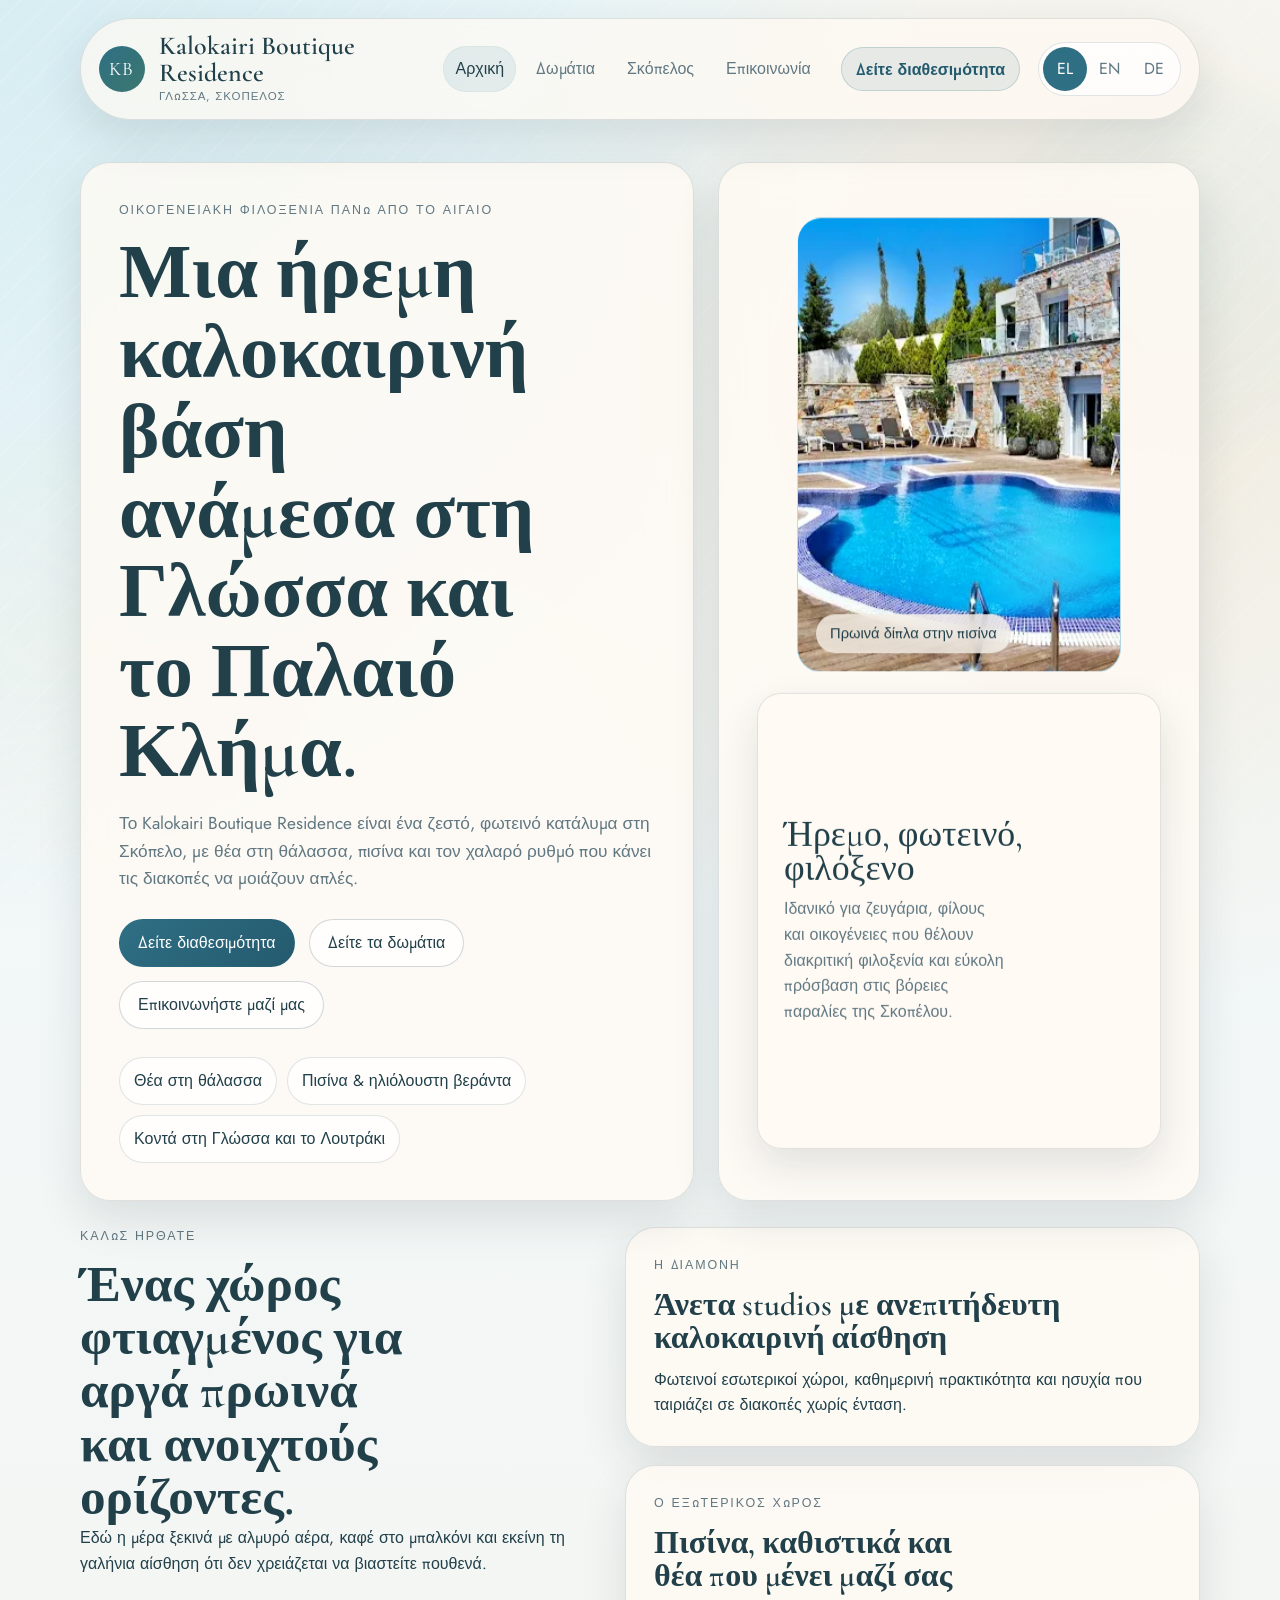
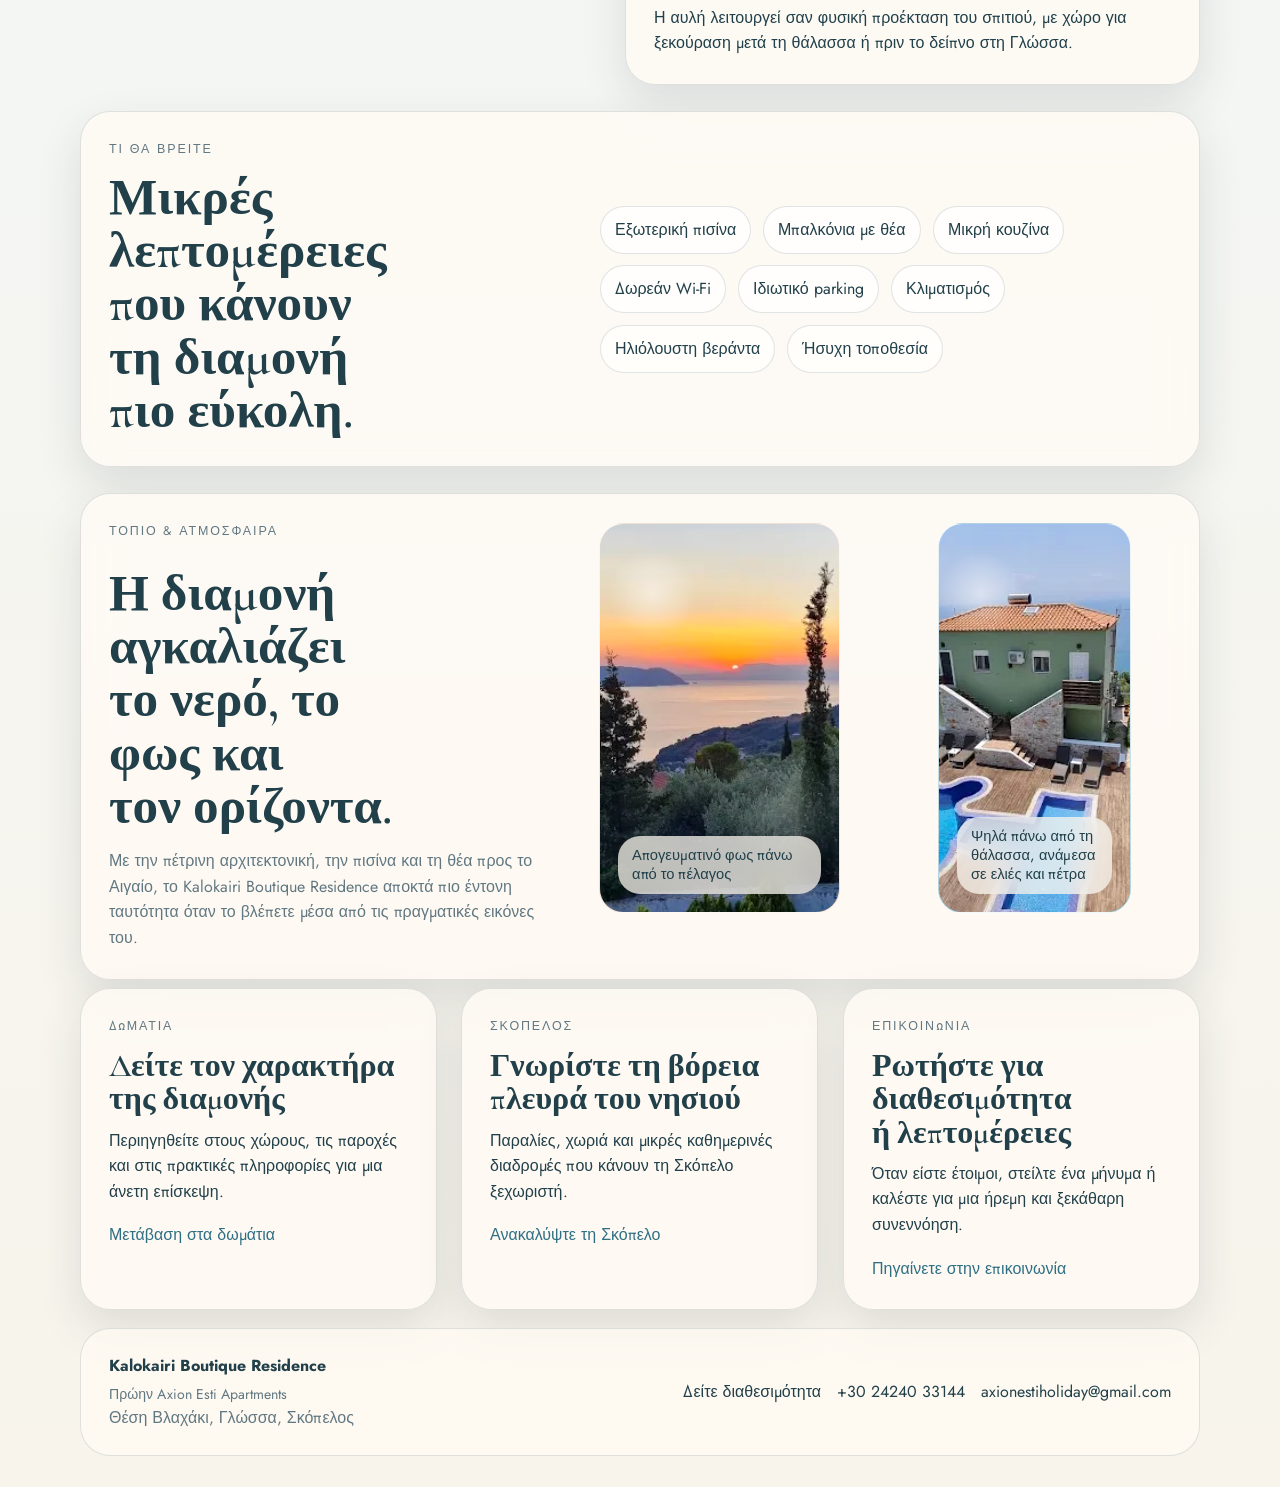
<file: index.html>
<!DOCTYPE html>
<html lang="el">
  <head>
    <meta charset="UTF-8" />
    <meta name="viewport" content="width=device-width, initial-scale=1.0" />
    <title>Kalokairi Boutique Residence | Skopelos</title>
    <meta
      name="description"
      content="Kalokairi Boutique Residence στη Γλώσσα Σκοπέλου, με θέα στο Αιγαίο, εποχική πισίνα, ιδιωτικό parking και ήρεμη πρόσβαση στις βόρειες παραλίες."
    />
    <meta name="theme-color" content="#2f6f84" />
    <link rel="canonical" href="https://ioannisbekas.github.io/Kalokairi-Boutique-Residence/" />
    <meta property="og:type" content="website" />
    <meta property="og:title" content="Kalokairi Boutique Residence | Skopelos" />
    <meta
      property="og:description"
      content="Residence στη Γλώσσα Σκοπέλου με θέα στο Αιγαίο, πισίνα, ιδιωτικό parking και ήρεμη καλοκαιρινή ατμόσφαιρα."
    />
    <meta property="og:url" content="https://ioannisbekas.github.io/Kalokairi-Boutique-Residence/" />
    <meta property="og:image" content="https://ioannisbekas.github.io/Kalokairi-Boutique-Residence/images/pool-main.png" />
    <meta name="twitter:card" content="summary_large_image" />
    <link rel="icon" href="favicon.svg" type="image/svg+xml" />
    <link rel="preconnect" href="https://fonts.googleapis.com" />
    <link rel="preconnect" href="https://fonts.gstatic.com" crossorigin />
    <link
      href="https://fonts.googleapis.com/css2?family=Cormorant+Garamond:wght@500;600;700&family=Jost:wght@400;500;600&display=swap"
      rel="stylesheet"
    />
    <link rel="stylesheet" href="styles.css" />
    <script defer src="script.js"></script>
  </head>
  <body data-page="home">
    <div class="site-bg"></div>
    <header class="site-header">
      <div class="container header-inner">
        <a class="brand" href="index.html">
          <span class="brand-mark">KB</span>
          <span class="brand-text">
            <strong data-i18n="common.brandName">Kalokairi Boutique Residence</strong>
            <small data-i18n="common.brandTag">Glossa, Skopelos</small>
          </span>
        </a>
        <div class="header-controls">
          <nav class="main-nav" aria-label="Primary">
            <a class="nav-link active" href="index.html" aria-current="page" data-i18n="common.navHome">Αρχική</a>
            <a class="nav-link" href="studios.html" data-i18n="common.navStudios">Δωμάτια</a>
            <a class="nav-link" href="skopelos.html" data-i18n="common.navIsland">Σκόπελος</a>
            <a class="nav-link" href="contact.html" data-i18n="common.navContact">Επικοινωνία</a>
          </nav>
          <a
            class="booking-link"
            href="https://www.booking.com/hotel/gr/axion-esti.el.html"
            target="_blank"
            rel="noopener noreferrer"
            data-booking-link
            data-i18n="common.bookingCta"
            >Διαθεσιμότητα</a
          >
          <div class="lang-switcher" aria-label="Language switcher">
            <button type="button" class="lang-btn active" data-lang="el" aria-label="Greek" aria-pressed="true">EL</button>
            <button type="button" class="lang-btn" data-lang="en" aria-label="English" aria-pressed="false">EN</button>
            <button type="button" class="lang-btn" data-lang="de" aria-label="German" aria-pressed="false">DE</button>
          </div>
        </div>
      </div>
    </header>

    <main>
      <section class="hero container">
        <div class="hero-copy card">
          <p class="eyebrow" data-i18n="home.eyebrow">Οικογενειακή φιλοξενία πάνω από το Αιγαίο</p>
          <h1 data-i18n="home.title">Μια ήρεμη καλοκαιρινή βάση ανάμεσα στη Γλώσσα και το Παλαιό Κλήμα.</h1>
          <p class="lead" data-i18n="home.lead">
            Το Kalokairi Boutique Residence είναι ένα ζεστό, φωτεινό κατάλυμα στη Σκόπελο, με θέα στη θάλασσα, πισίνα και τον χαλαρό ρυθμό
            που κάνει τις διακοπές να μοιάζουν απλές.
          </p>
          <div class="button-row">
            <a
              class="button primary"
              href="https://www.booking.com/hotel/gr/axion-esti.el.html"
              target="_blank"
              rel="noopener noreferrer"
              data-booking-link
              data-i18n="common.bookingCta"
              >Δείτε διαθεσιμότητα</a
            >
            <a class="button secondary" href="studios.html" data-i18n="home.primaryCta">Δείτε τα δωμάτια</a>
            <a class="button secondary" href="contact.html" data-i18n="home.secondaryCta">Επικοινωνήστε μαζί μας</a>
          </div>
          <ul class="feature-strip">
            <li data-i18n="home.featureOne">Θέα στη θάλασσα</li>
            <li data-i18n="home.featureTwo">Πισίνα & ηλιόλουστη βεράντα</li>
            <li data-i18n="home.featureThree">Κοντά στη Γλώσσα και το Λουτράκι</li>
          </ul>
        </div>

        <aside class="hero-visual card">
          <div class="hero-stage">
            <figure class="visual-card photo-card sea hero-main-photo" data-media>
              <picture>
                <source srcset="images/pool-main.webp" type="image/webp" />
                <img
                  src="images/pool-main.png"
                  alt="Pool at Kalokairi Boutique Residence"
                  data-i18n-alt="common.altPoolMain"
                  width="669"
                  height="433"
                  decoding="async"
                  fetchpriority="high"
                  loading="eager"
                />
              </picture>
              <span class="visual-label" data-i18n="home.photoMain">Πρωινά δίπλα στην πισίνα</span>
            </figure>
            <div class="hero-note">
              <p class="note-title" data-i18n="home.noteTitle">Ήρεμο, φωτεινό, φιλόξενο</p>
              <p data-i18n="home.noteBody">
                Ιδανικό για ζευγάρια, φίλους και οικογένειες που θέλουν διακριτική φιλοξενία και εύκολη πρόσβαση στις
                βόρειες παραλίες της Σκοπέλου.
              </p>
            </div>
          </div>
        </aside>
      </section>

      <section class="container section-grid">
        <article class="section-intro">
          <p class="section-kicker" data-i18n="home.welcomeKicker">Καλώς ήρθατε</p>
          <h2 data-i18n="home.welcomeTitle">Ένας χώρος φτιαγμένος για αργά πρωινά και ανοιχτούς ορίζοντες.</h2>
          <p data-i18n="home.welcomeBody">
            Εδώ η μέρα ξεκινά με αλμυρό αέρα, καφέ στο μπαλκόνι και εκείνη τη γαλήνια αίσθηση ότι δεν χρειάζεται να
            βιαστείτε πουθενά.
          </p>
        </article>
        <div class="info-cards">
          <article class="info-card card">
            <p class="card-kicker" data-i18n="home.cardOneKicker">Η διαμονή</p>
            <h3 data-i18n="home.cardOneTitle">Άνετα studios με ανεπιτήδευτη καλοκαιρινή αίσθηση</h3>
            <p data-i18n="home.cardOneBody">
              Φωτεινοί εσωτερικοί χώροι, καθημερινή πρακτικότητα και ησυχία που ταιριάζει σε διακοπές χωρίς ένταση.
            </p>
          </article>
          <article class="info-card card">
            <p class="card-kicker" data-i18n="home.cardTwoKicker">Ο εξωτερικός χώρος</p>
            <h3 data-i18n="home.cardTwoTitle">Πισίνα, καθιστικά και θέα που μένει μαζί σας</h3>
            <p data-i18n="home.cardTwoBody">
              Η αυλή λειτουργεί σαν φυσική προέκταση του σπιτιού, με χώρο για ξεκούραση μετά τη θάλασσα ή πριν το
              δείπνο στη Γλώσσα.
            </p>
          </article>
        </div>
      </section>

      <section class="container amenities-block card">
        <div class="amenities-copy">
          <p class="section-kicker" data-i18n="home.amenitiesKicker">Τι θα βρείτε</p>
          <h2 data-i18n="home.amenitiesTitle">Μικρές λεπτομέρειες που κάνουν τη διαμονή πιο εύκολη.</h2>
        </div>
        <div class="amenity-list">
          <span data-i18n="common.amenityPool">Εξωτερική πισίνα</span>
          <span data-i18n="common.amenitySeaView">Μπαλκόνια με θέα</span>
          <span data-i18n="common.amenityKitchen">Μικρή κουζίνα</span>
          <span data-i18n="common.amenityWifi">Δωρεάν Wi-Fi</span>
          <span data-i18n="common.amenityParking">Ιδιωτικό parking</span>
          <span data-i18n="common.amenityAircon">Κλιματισμός</span>
          <span data-i18n="common.amenityTerrace">Ηλιόλουστη βεράντα</span>
          <span data-i18n="common.amenityQuiet">Ήσυχη τοποθεσία</span>
        </div>
      </section>

      <section class="container panorama-feature card">
        <div class="panorama-copy">
          <p class="section-kicker" data-i18n="home.escapeKicker">Τοπίο & ατμόσφαιρα</p>
          <h2 data-i18n="home.escapeTitle">Η διαμονή αγκαλιάζει το νερό, το φως και τον ορίζοντα.</h2>
          <p data-i18n="home.escapeBody">
            Με την πέτρινη αρχιτεκτονική, την πισίνα και τη θέα προς το Αιγαίο, το Kalokairi Boutique Residence αποκτά πιο έντονη
            ταυτότητα όταν το βλέπετε μέσα από τις πραγματικές εικόνες του.
          </p>
        </div>
        <div class="panorama-media">
          <figure class="visual-card photo-card sunrise panorama-main" data-media>
            <picture>
              <source srcset="images/sunset-view.webp" type="image/webp" />
              <img
                src="images/sunset-view.png"
                alt="Sunset view over the sea from Skopelos"
                data-i18n-alt="common.altSunsetView"
                width="667"
                height="383"
                decoding="async"
                loading="lazy"
              />
            </picture>
            <span class="visual-label" data-i18n="home.escapeOne">Απογευματινό φως πάνω από το πέλαγος</span>
          </figure>
          <figure class="visual-card photo-card sea panorama-side" data-media>
            <picture>
              <source srcset="images/pool-aerial.webp" type="image/webp" />
              <img
                src="images/pool-aerial.png"
                alt="Aerial view of Kalokairi Boutique Residence and the pool"
                data-i18n-alt="common.altPoolAerial"
                width="666"
                height="367"
                decoding="async"
                loading="lazy"
              />
            </picture>
            <span class="visual-label" data-i18n="home.escapeTwo">Ψηλά πάνω από τη θάλασσα, ανάμεσα σε ελιές και πέτρα</span>
          </figure>
        </div>
      </section>

      <section class="container page-links">
        <article class="page-link card">
          <p class="section-kicker" data-i18n="home.linkStudiosKicker">Δωμάτια</p>
          <h3 data-i18n="home.linkStudiosTitle">Δείτε τον χαρακτήρα της διαμονής</h3>
          <p data-i18n="home.linkStudiosBody">
            Περιηγηθείτε στους χώρους, τις παροχές και στις πρακτικές πληροφορίες για μια άνετη επίσκεψη.
          </p>
          <a href="studios.html" class="text-link" data-i18n="home.linkStudiosCta">Μετάβαση στα δωμάτια</a>
        </article>
        <article class="page-link card">
          <p class="section-kicker" data-i18n="home.linkIslandKicker">Σκόπελος</p>
          <h3 data-i18n="home.linkIslandTitle">Γνωρίστε τη βόρεια πλευρά του νησιού</h3>
          <p data-i18n="home.linkIslandBody">
            Παραλίες, χωριά και μικρές καθημερινές διαδρομές που κάνουν τη Σκόπελο ξεχωριστή.
          </p>
          <a href="skopelos.html" class="text-link" data-i18n="home.linkIslandCta">Ανακαλύψτε τη Σκόπελο</a>
        </article>
        <article class="page-link card">
          <p class="section-kicker" data-i18n="home.linkContactKicker">Επικοινωνία</p>
          <h3 data-i18n="home.linkContactTitle">Ρωτήστε για διαθεσιμότητα ή λεπτομέρειες</h3>
          <p data-i18n="home.linkContactBody">
            Όταν είστε έτοιμοι, στείλτε ένα μήνυμα ή καλέστε για μια ήρεμη και ξεκάθαρη συνεννόηση.
          </p>
          <a href="contact.html" class="text-link" data-i18n="home.linkContactCta">Πηγαίνετε στην επικοινωνία</a>
        </article>
      </section>
    </main>

    <footer class="site-footer">
      <div class="container footer-inner">
        <div>
          <strong data-i18n="common.brandName">Kalokairi Boutique Residence</strong>
          <p class="former-name" data-i18n="common.formerName">Πρώην Axion Esti Apartments</p>
          <p data-i18n="common.footerLine">Θέση Βλαχάκι, Γλώσσα, Σκόπελος</p>
        </div>
        <div class="footer-links">
          <a
            href="https://www.booking.com/hotel/gr/axion-esti.el.html"
            target="_blank"
            rel="noopener noreferrer"
            data-booking-link
            data-i18n="common.bookingCta"
            >Διαθεσιμότητα</a
          >
          <a href="tel:+302424033144">+30 24240 33144</a>
          <a href="mailto:axionestiholiday@gmail.com">axionestiholiday@gmail.com</a>
        </div>
      </div>
    </footer>
  </body>
</html>
</file>
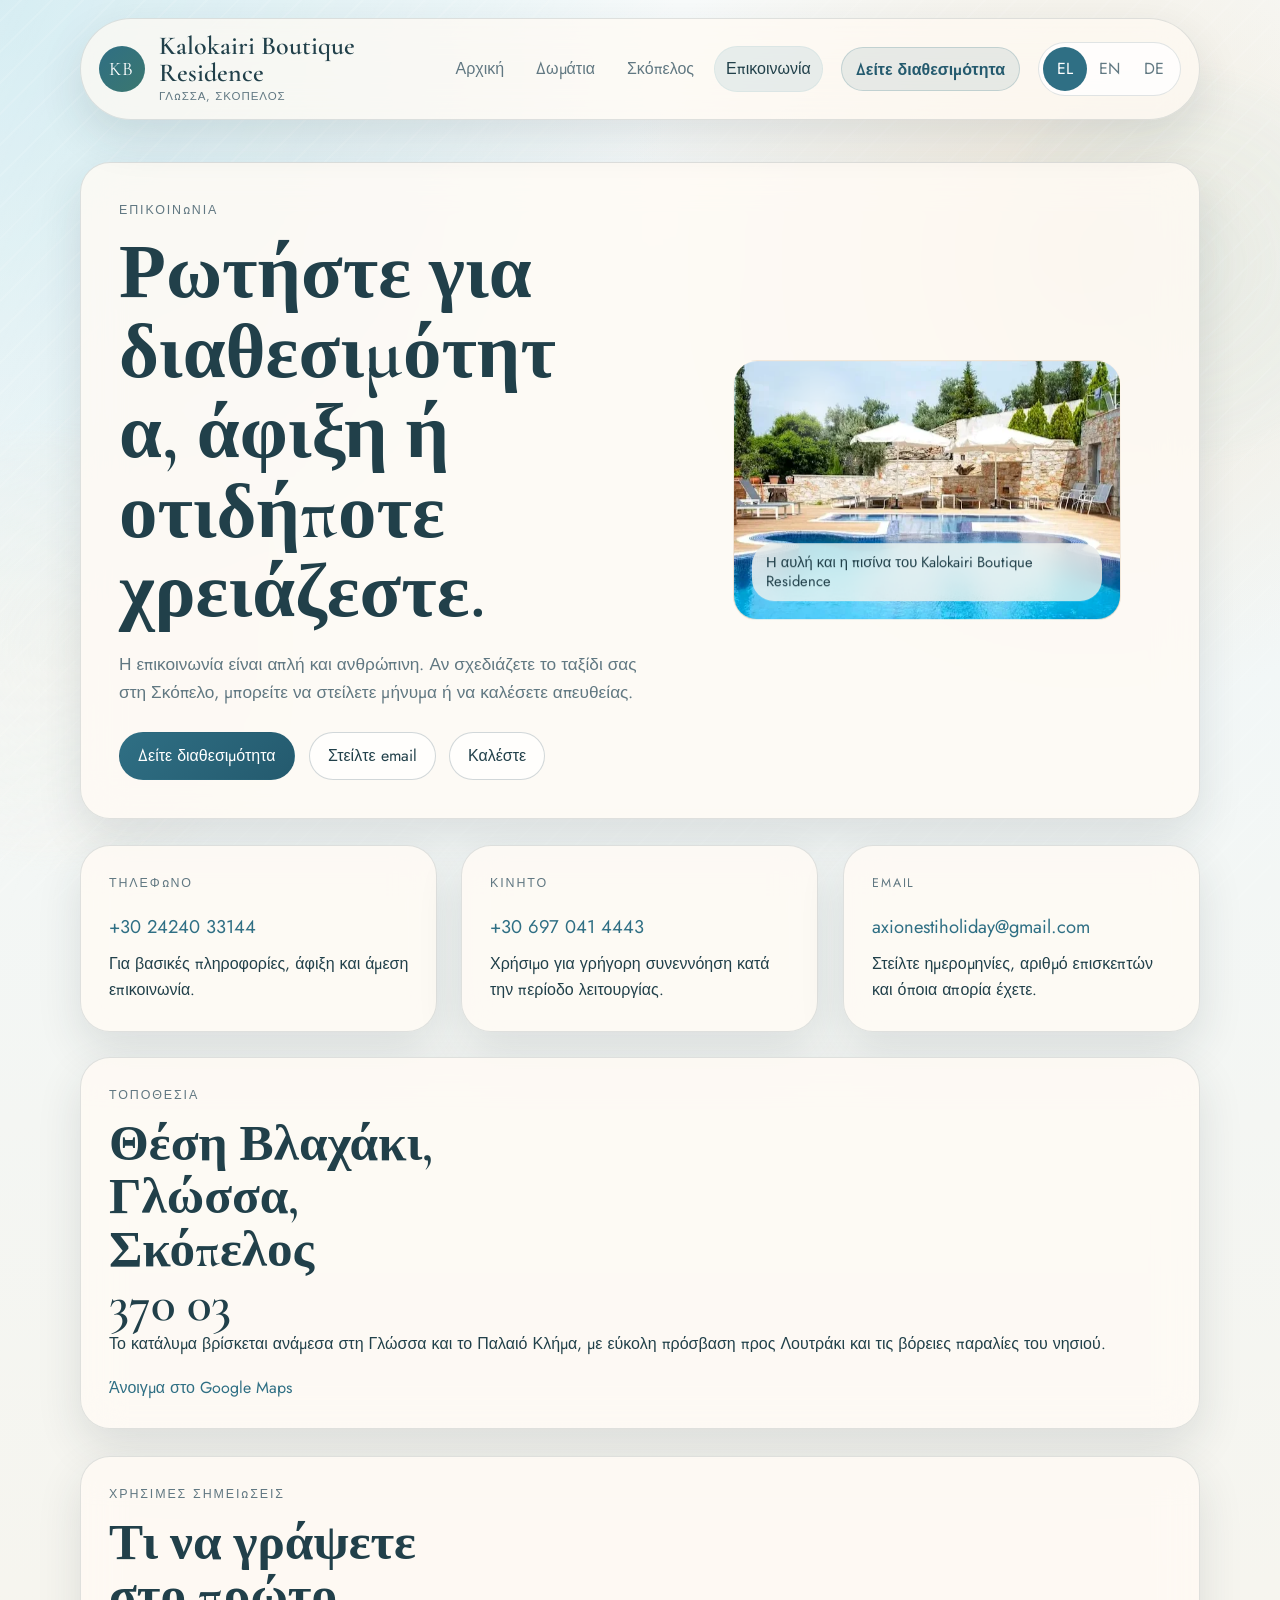
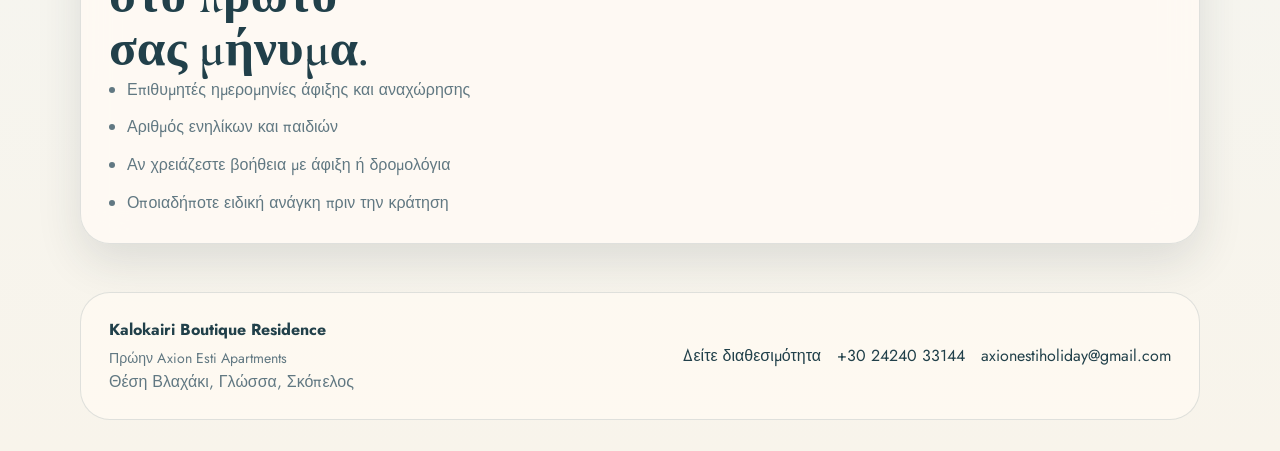
<file: contact.html>
<!DOCTYPE html>
<html lang="el">
  <head>
    <meta charset="UTF-8" />
    <meta name="viewport" content="width=device-width, initial-scale=1.0" />
    <title>Kalokairi Boutique Residence | Contact</title>
    <meta
      name="description"
      content="Επικοινωνήστε με το Kalokairi Boutique Residence στη Γλώσσα Σκοπέλου ή ελέγξτε διαθεσιμότητα στο Booking.com."
    />
    <meta name="theme-color" content="#2f6f84" />
    <link rel="canonical" href="https://ioannisbekas.github.io/Kalokairi-Boutique-Residence/contact.html" />
    <meta property="og:type" content="website" />
    <meta property="og:title" content="Kalokairi Boutique Residence | Contact" />
    <meta
      property="og:description"
      content="Στείλτε μήνυμα, καλέστε ή δείτε διαθεσιμότητα για το Kalokairi Boutique Residence στη Σκόπελο."
    />
    <meta property="og:url" content="https://ioannisbekas.github.io/Kalokairi-Boutique-Residence/contact.html" />
    <meta property="og:image" content="https://ioannisbekas.github.io/Kalokairi-Boutique-Residence/images/pool-terrace.png" />
    <meta name="twitter:card" content="summary_large_image" />
    <link rel="icon" href="favicon.svg" type="image/svg+xml" />
    <link rel="preconnect" href="https://fonts.googleapis.com" />
    <link rel="preconnect" href="https://fonts.gstatic.com" crossorigin />
    <link
      href="https://fonts.googleapis.com/css2?family=Cormorant+Garamond:wght@500;600;700&family=Jost:wght@400;500;600&display=swap"
      rel="stylesheet"
    />
    <link rel="stylesheet" href="styles.css" />
    <script defer src="script.js"></script>
  </head>
  <body data-page="contact">
    <div class="site-bg"></div>
    <header class="site-header">
      <div class="container header-inner">
        <a class="brand" href="index.html">
          <span class="brand-mark">KB</span>
          <span class="brand-text">
            <strong data-i18n="common.brandName">Kalokairi Boutique Residence</strong>
            <small data-i18n="common.brandTag">Glossa, Skopelos</small>
          </span>
        </a>
        <div class="header-controls">
          <nav class="main-nav" aria-label="Primary">
            <a class="nav-link" href="index.html" data-i18n="common.navHome">Αρχική</a>
            <a class="nav-link" href="studios.html" data-i18n="common.navStudios">Δωμάτια</a>
            <a class="nav-link" href="skopelos.html" data-i18n="common.navIsland">Σκόπελος</a>
            <a class="nav-link active" href="contact.html" aria-current="page" data-i18n="common.navContact">Επικοινωνία</a>
          </nav>
          <a
            class="booking-link"
            href="https://www.booking.com/hotel/gr/axion-esti.el.html"
            target="_blank"
            rel="noopener noreferrer"
            data-booking-link
            data-i18n="common.bookingCta"
            >Διαθεσιμότητα</a
          >
          <div class="lang-switcher" aria-label="Language switcher">
            <button type="button" class="lang-btn active" data-lang="el" aria-label="Greek" aria-pressed="true">EL</button>
            <button type="button" class="lang-btn" data-lang="en" aria-label="English" aria-pressed="false">EN</button>
            <button type="button" class="lang-btn" data-lang="de" aria-label="German" aria-pressed="false">DE</button>
          </div>
        </div>
      </div>
    </header>

    <main class="container page-main">
      <section class="page-hero card split-hero">
        <div>
          <p class="eyebrow" data-i18n="contact.eyebrow">Επικοινωνία</p>
          <h1 data-i18n="contact.title">Ρωτήστε για διαθεσιμότητα, άφιξη ή οτιδήποτε χρειάζεστε.</h1>
          <p class="lead" data-i18n="contact.lead">
            Η επικοινωνία είναι απλή και ανθρώπινη. Αν σχεδιάζετε το ταξίδι σας στη Σκόπελο, μπορείτε να στείλετε μήνυμα
            ή να καλέσετε απευθείας.
          </p>
          <div class="button-row">
            <a
              class="button primary"
              href="https://www.booking.com/hotel/gr/axion-esti.el.html"
              target="_blank"
              rel="noopener noreferrer"
              data-booking-link
              data-i18n="common.bookingCta"
              >Δείτε διαθεσιμότητα</a
            >
            <a class="button secondary" href="mailto:axionestiholiday@gmail.com?subject=Kalokairi%20Boutique%20Residence%20Availability" data-i18n="contact.emailCta">Στείλτε email</a>
            <a class="button secondary" href="tel:+302424033144" data-i18n="contact.callCta">Καλέστε</a>
          </div>
        </div>
        <figure class="visual-card photo-card sunrise" data-media>
          <picture>
            <source srcset="images/pool-terrace.webp" type="image/webp" />
            <img
              src="images/pool-terrace.png"
              alt="Pool and terrace at Kalokairi Boutique Residence"
              data-i18n-alt="common.altPoolTerrace"
              width="659"
              height="440"
              decoding="async"
              fetchpriority="high"
              loading="eager"
            />
          </picture>
          <span class="visual-label" data-i18n="contact.photoMain">Η αυλή και η πισίνα του Kalokairi Boutique Residence</span>
        </figure>
      </section>

      <section class="contact-grid">
        <article class="card contact-card">
          <p class="card-kicker" data-i18n="contact.phoneKicker">Τηλέφωνο</p>
          <a class="contact-link" href="tel:+302424033144">+30 24240 33144</a>
          <p data-i18n="contact.phoneBody">Για βασικές πληροφορίες, άφιξη και άμεση επικοινωνία.</p>
        </article>
        <article class="card contact-card">
          <p class="card-kicker" data-i18n="contact.mobileKicker">Κινητό</p>
          <a class="contact-link" href="tel:+306970414443">+30 697 041 4443</a>
          <p data-i18n="contact.mobileBody">Χρήσιμο για γρήγορη συνεννόηση κατά την περίοδο λειτουργίας.</p>
        </article>
        <article class="card contact-card">
          <p class="card-kicker" data-i18n="contact.emailKicker">Email</p>
          <a class="contact-link" href="mailto:axionestiholiday@gmail.com">axionestiholiday@gmail.com</a>
          <p data-i18n="contact.emailBody">Στείλτε ημερομηνίες, αριθμό επισκεπτών και όποια απορία έχετε.</p>
        </article>
      </section>

      <section class="card address-panel">
        <div>
          <p class="section-kicker" data-i18n="contact.addressKicker">Τοποθεσία</p>
          <h2 data-i18n="contact.addressTitle">Θέση Βλαχάκι, Γλώσσα, Σκόπελος 370 03</h2>
          <p data-i18n="contact.addressBody">
            Το κατάλυμα βρίσκεται ανάμεσα στη Γλώσσα και το Παλαιό Κλήμα, με εύκολη πρόσβαση προς Λουτράκι και τις
            βόρειες παραλίες του νησιού.
          </p>
        </div>
        <a
          class="text-link"
          href="https://www.google.com/maps/search/?api=1&query=Thesi+Vlachaki+Glossa+Skopelos+370+03"
          target="_blank"
          rel="noreferrer"
          data-i18n="contact.mapLink"
          >Άνοιγμα στο Google Maps</a
        >
      </section>

      <section class="card faq-panel">
        <div>
          <p class="section-kicker" data-i18n="contact.faqKicker">Χρήσιμες σημειώσεις</p>
          <h2 data-i18n="contact.faqTitle">Τι να γράψετε στο πρώτο σας μήνυμα.</h2>
        </div>
        <ul class="amenity-bullets">
          <li data-i18n="contact.faqOne">Επιθυμητές ημερομηνίες άφιξης και αναχώρησης</li>
          <li data-i18n="contact.faqTwo">Αριθμός ενηλίκων και παιδιών</li>
          <li data-i18n="contact.faqThree">Αν χρειάζεστε βοήθεια με άφιξη ή δρομολόγια</li>
          <li data-i18n="contact.faqFour">Οποιαδήποτε ειδική ανάγκη πριν την κράτηση</li>
        </ul>
      </section>
    </main>

    <footer class="site-footer">
      <div class="container footer-inner">
        <div>
          <strong data-i18n="common.brandName">Kalokairi Boutique Residence</strong>
          <p class="former-name" data-i18n="common.formerName">Πρώην Axion Esti Apartments</p>
          <p data-i18n="common.footerLine">Θέση Βλαχάκι, Γλώσσα, Σκόπελος</p>
        </div>
        <div class="footer-links">
          <a
            href="https://www.booking.com/hotel/gr/axion-esti.el.html"
            target="_blank"
            rel="noopener noreferrer"
            data-booking-link
            data-i18n="common.bookingCta"
            >Διαθεσιμότητα</a
          >
          <a href="tel:+302424033144">+30 24240 33144</a>
          <a href="mailto:axionestiholiday@gmail.com">axionestiholiday@gmail.com</a>
        </div>
      </div>
    </footer>
  </body>
</html>
</file>
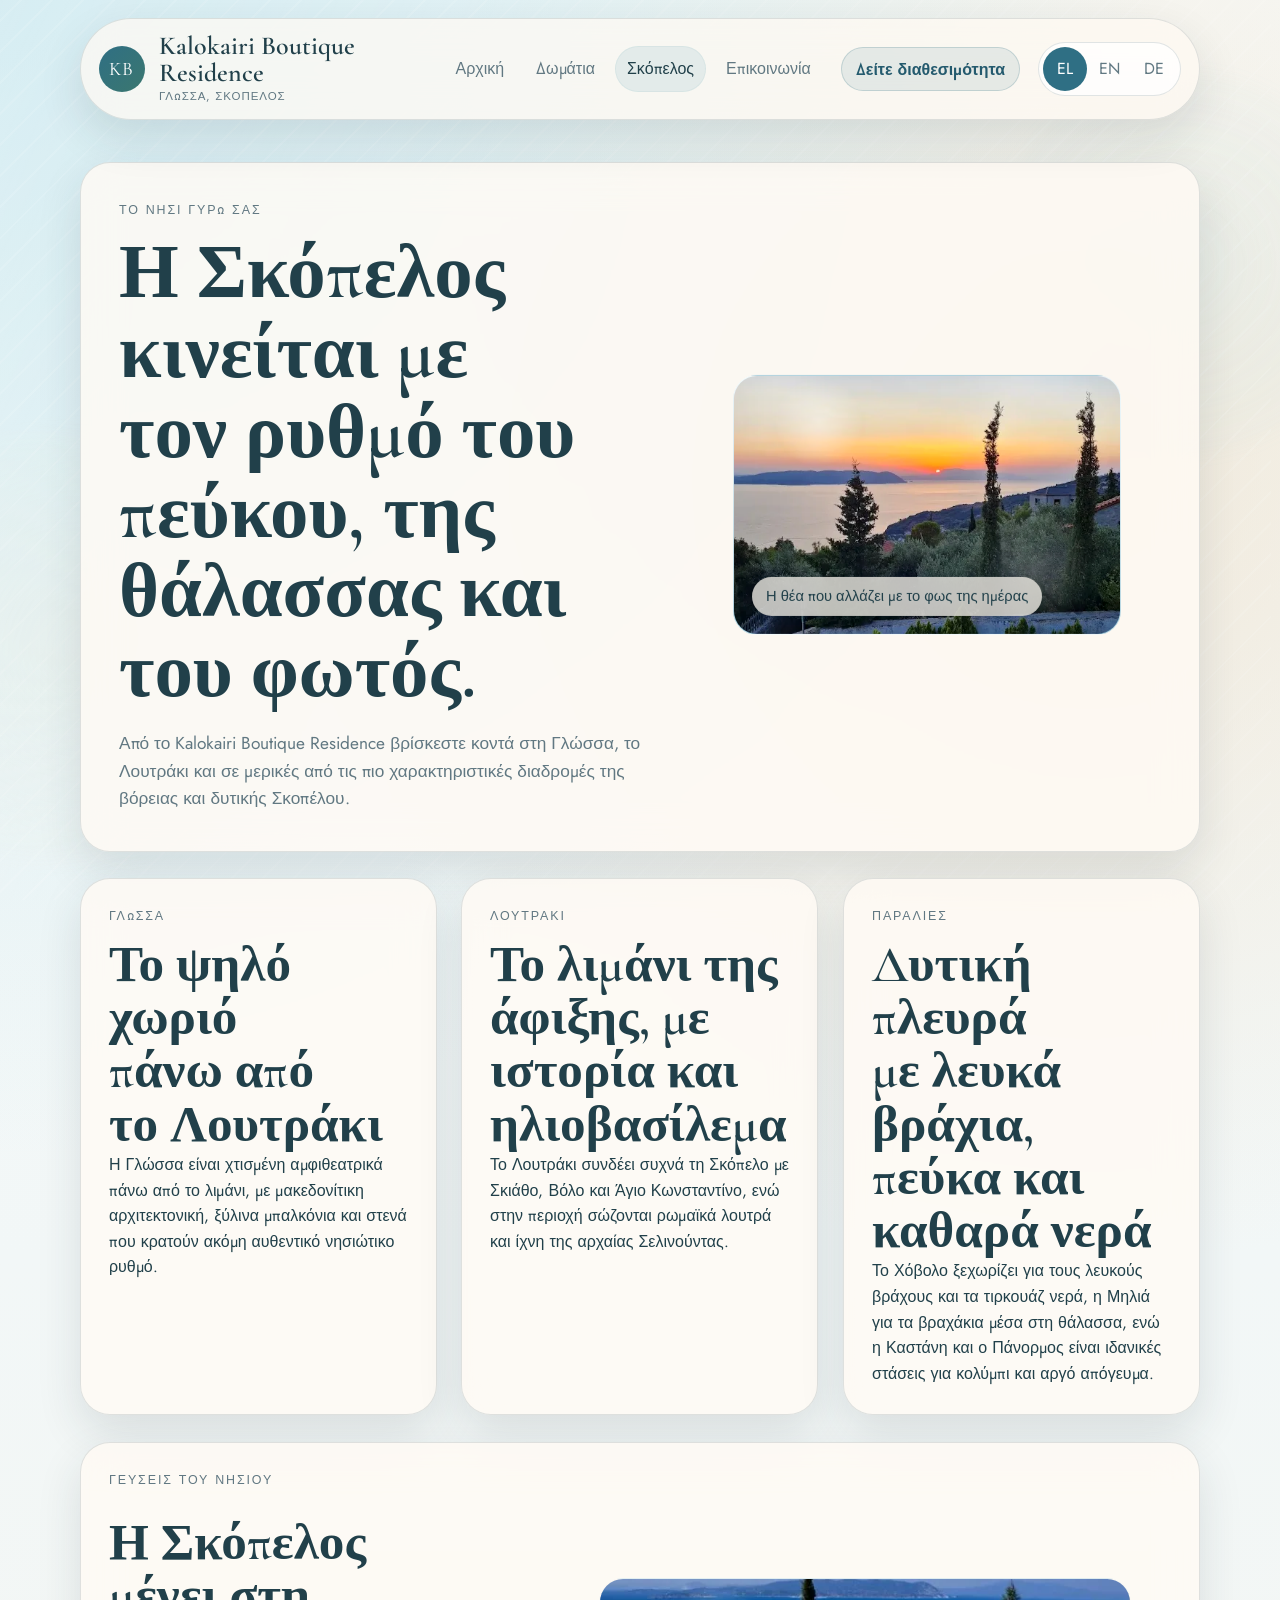
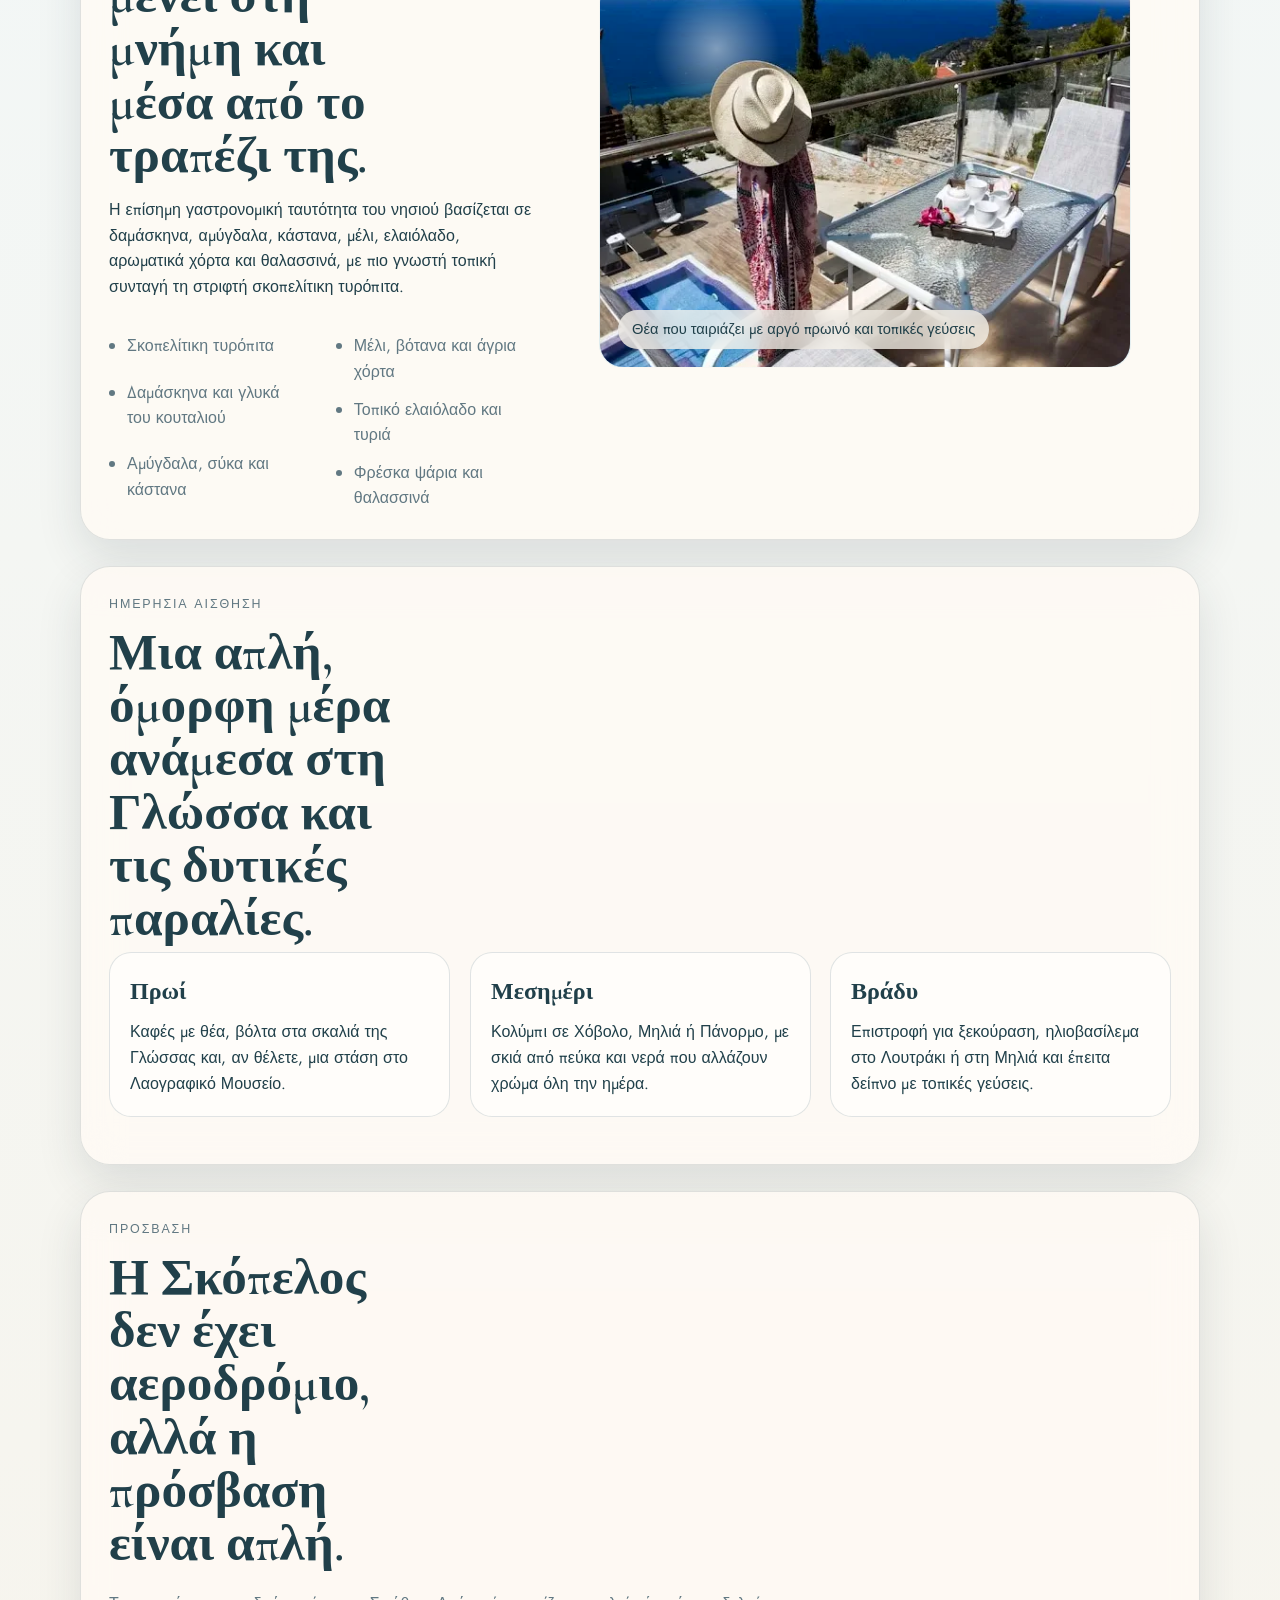
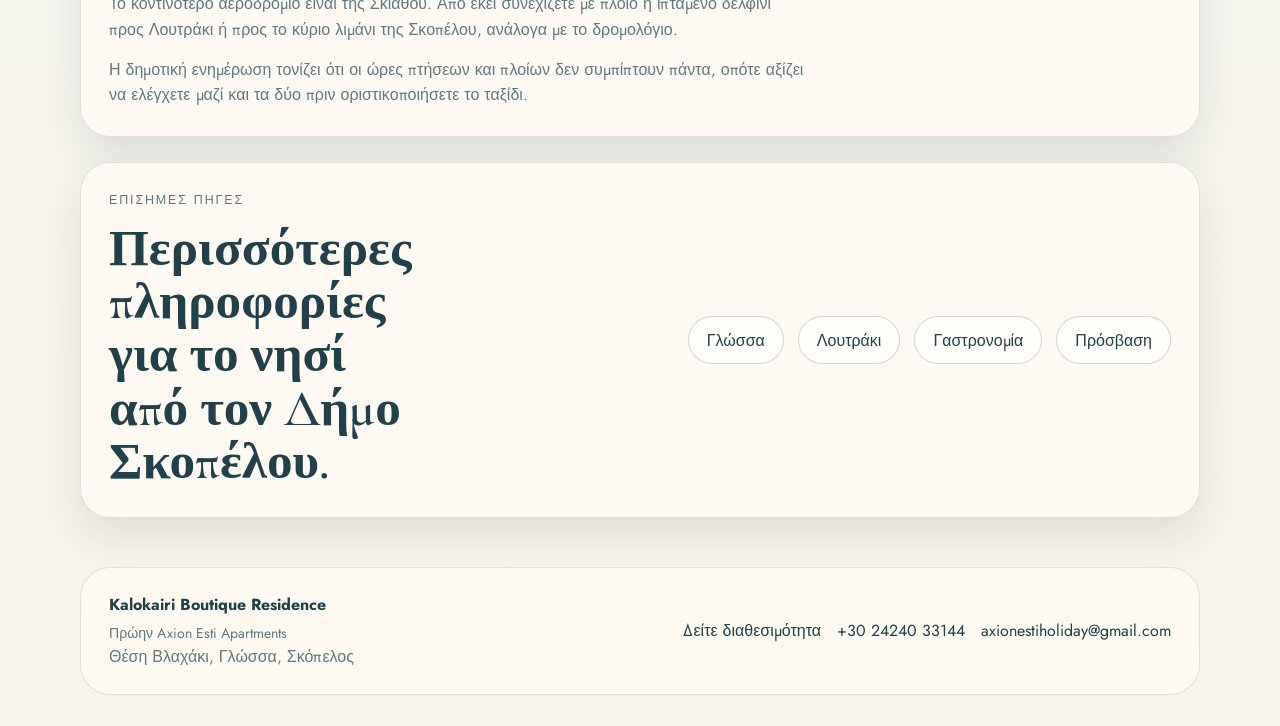
<file: skopelos.html>
<!DOCTYPE html>
<html lang="el">
  <head>
    <meta charset="UTF-8" />
    <meta name="viewport" content="width=device-width, initial-scale=1.0" />
    <title>Kalokairi Boutique Residence | Skopelos</title>
    <meta
      name="description"
      content="Γνωρίστε τη Γλώσσα, το Λουτράκι και τις βόρειες παραλίες της Σκοπέλου από το Kalokairi Boutique Residence."
    />
    <meta name="theme-color" content="#2f6f84" />
    <link rel="canonical" href="https://ioannisbekas.github.io/Kalokairi-Boutique-Residence/skopelos.html" />
    <meta property="og:type" content="website" />
    <meta property="og:title" content="Kalokairi Boutique Residence | Skopelos" />
    <meta
      property="og:description"
      content="Τοποθεσία κοντά στη Γλώσσα, το Λουτράκι και τις χαρακτηριστικές διαδρομές της βόρειας και δυτικής Σκοπέλου."
    />
    <meta property="og:url" content="https://ioannisbekas.github.io/Kalokairi-Boutique-Residence/skopelos.html" />
    <meta property="og:image" content="https://ioannisbekas.github.io/Kalokairi-Boutique-Residence/images/sunset-view.png" />
    <meta name="twitter:card" content="summary_large_image" />
    <link rel="icon" href="favicon.svg" type="image/svg+xml" />
    <link rel="preconnect" href="https://fonts.googleapis.com" />
    <link rel="preconnect" href="https://fonts.gstatic.com" crossorigin />
    <link
      href="https://fonts.googleapis.com/css2?family=Cormorant+Garamond:wght@500;600;700&family=Jost:wght@400;500;600&display=swap"
      rel="stylesheet"
    />
    <link rel="stylesheet" href="styles.css" />
    <script defer src="script.js"></script>
  </head>
  <body data-page="skopelos">
    <div class="site-bg"></div>
    <header class="site-header">
      <div class="container header-inner">
        <a class="brand" href="index.html">
          <span class="brand-mark">KB</span>
          <span class="brand-text">
            <strong data-i18n="common.brandName">Kalokairi Boutique Residence</strong>
            <small data-i18n="common.brandTag">Glossa, Skopelos</small>
          </span>
        </a>
        <div class="header-controls">
          <nav class="main-nav" aria-label="Primary">
            <a class="nav-link" href="index.html" data-i18n="common.navHome">Αρχική</a>
            <a class="nav-link" href="studios.html" data-i18n="common.navStudios">Δωμάτια</a>
            <a class="nav-link active" href="skopelos.html" aria-current="page" data-i18n="common.navIsland">Σκόπελος</a>
            <a class="nav-link" href="contact.html" data-i18n="common.navContact">Επικοινωνία</a>
          </nav>
          <a
            class="booking-link"
            href="https://www.booking.com/hotel/gr/axion-esti.el.html"
            target="_blank"
            rel="noopener noreferrer"
            data-booking-link
            data-i18n="common.bookingCta"
            >Διαθεσιμότητα</a
          >
          <div class="lang-switcher" aria-label="Language switcher">
            <button type="button" class="lang-btn active" data-lang="el" aria-label="Greek" aria-pressed="true">EL</button>
            <button type="button" class="lang-btn" data-lang="en" aria-label="English" aria-pressed="false">EN</button>
            <button type="button" class="lang-btn" data-lang="de" aria-label="German" aria-pressed="false">DE</button>
          </div>
        </div>
      </div>
    </header>

    <main class="container page-main">
      <section class="page-hero card split-hero">
        <div>
          <p class="eyebrow" data-i18n="skopelos.eyebrow">Το νησί γύρω σας</p>
          <h1 data-i18n="skopelos.title">Η Σκόπελος κινείται με τον ρυθμό του πεύκου, της θάλασσας και του φωτός.</h1>
          <p class="lead" data-i18n="skopelos.lead">
            Από το Kalokairi Boutique Residence μπορείτε εύκολα να γνωρίσετε τη Γλώσσα, το Λουτράκι και μερικές από τις πιο όμορφες
            διαδρομές της βόρειας και δυτικής Σκοπέλου.
          </p>
        </div>
        <figure class="visual-card photo-card sea" data-media>
          <picture>
            <source srcset="images/sunset-view.webp" type="image/webp" />
            <img
              src="images/sunset-view.png"
              alt="Sunset view from the northern side of Skopelos"
              data-i18n-alt="common.altSunsetView"
              width="667"
              height="383"
              decoding="async"
              fetchpriority="high"
              loading="eager"
            />
          </picture>
          <span class="visual-label" data-i18n="skopelos.photoMain">Η θέα που αλλάζει με το φως της ημέρας</span>
        </figure>
      </section>

      <section class="story-grid">
        <article class="card detail-card">
          <p class="card-kicker" data-i18n="skopelos.placeOneKicker">Γλώσσα</p>
          <h2 data-i18n="skopelos.placeOneTitle">Το "ψηλό χωριό" πάνω από το Λουτράκι</h2>
          <p data-i18n="skopelos.placeOneBody">
            Η Γλώσσα είναι χτισμένη αμφιθεατρικά πάνω από το λιμάνι, με μακεδονίτικη αρχιτεκτονική, ξύλινα μπαλκόνια και
            στενά που κρατούν ακόμη αυθεντικό νησιώτικο ρυθμό.
          </p>
        </article>
        <article class="card detail-card">
          <p class="card-kicker" data-i18n="skopelos.placeTwoKicker">Λουτράκι</p>
          <h2 data-i18n="skopelos.placeTwoTitle">Το λιμάνι της άφιξης, με ιστορία και ηλιοβασίλεμα</h2>
          <p data-i18n="skopelos.placeTwoBody">
            Το Λουτράκι είναι το λιμάνι που συνδέει συχνά τη Σκόπελο με Σκιάθο, Βόλο και Άγιο Κωνσταντίνο, ενώ στην
            περιοχή σώζονται ρωμαϊκά λουτρά και ίχνη της αρχαίας Σελινούντας.
          </p>
        </article>
        <article class="card detail-card">
          <p class="card-kicker" data-i18n="skopelos.placeThreeKicker">Παραλίες</p>
          <h2 data-i18n="skopelos.placeThreeTitle">Δυτική πλευρά με λευκά βράχια, πεύκα και καθαρά νερά</h2>
          <p data-i18n="skopelos.placeThreeBody">
            Το Χόβολο ξεχωρίζει για τους λευκούς βράχους και τα τιρκουάζ νερά, η Μηλιά για τα βραχάκια μέσα στη θάλασσα,
            ενώ η Καστάνη και ο Πάνορμος είναι ιδανικές στάσεις για κολύμπι και αργό απόγευμα.
          </p>
        </article>
      </section>

      <section class="panorama-feature card">
        <div class="panorama-copy">
          <p class="section-kicker" data-i18n="skopelos.flavorsKicker">Γεύσεις του νησιού</p>
          <h2 data-i18n="skopelos.flavorsTitle">Η Σκόπελος μένει στη μνήμη και μέσα από το τραπέζι της.</h2>
          <p data-i18n="skopelos.flavorsBody">
            Η επίσημη γαστρονομική ταυτότητα του νησιού βασίζεται σε δαμάσκηνα, αμύγδαλα, κάστανα, μέλι, ελαιόλαδο,
            αρωματικά χόρτα και θαλασσινά, με πιο γνωστή τοπική συνταγή τη στριφτή σκοπελίτικη τυρόπιτα.
          </p>
          <div class="amenity-columns">
            <ul class="amenity-bullets">
              <li data-i18n="skopelos.flavorOne">Σκοπελίτικη τυρόπιτα</li>
              <li data-i18n="skopelos.flavorTwo">Δαμάσκηνα και γλυκά του κουταλιού</li>
              <li data-i18n="skopelos.flavorThree">Αμύγδαλα, σύκα και κάστανα</li>
            </ul>
            <ul class="amenity-bullets">
              <li data-i18n="skopelos.flavorFour">Μέλι, βότανα και άγρια χόρτα</li>
              <li data-i18n="skopelos.flavorFive">Τοπικό ελαιόλαδο και τυριά</li>
              <li data-i18n="skopelos.flavorSix">Φρέσκα ψάρια και θαλασσινά</li>
            </ul>
          </div>
        </div>
        <figure class="visual-card photo-card breeze panorama-side" data-media>
          <picture>
            <source srcset="images/balcony-view.webp" type="image/webp" />
            <img
              src="images/balcony-view.png"
              alt="Private balcony overlooking the Aegean"
              data-i18n-alt="common.altBalconyView"
              width="653"
              height="442"
              decoding="async"
              loading="lazy"
            />
          </picture>
          <span class="visual-label" data-i18n="skopelos.flavorsPhoto">Θέα που ταιριάζει με αργό πρωινό και τοπικές γεύσεις</span>
        </figure>
      </section>

      <section class="card island-route">
        <div>
          <p class="section-kicker" data-i18n="skopelos.routeKicker">Ημερήσια αίσθηση</p>
          <h2 data-i18n="skopelos.routeTitle">Μια απλή, όμορφη μέρα ανάμεσα στη Γλώσσα και τις δυτικές παραλίες.</h2>
        </div>
        <div class="route-steps">
          <div class="route-step">
            <strong data-i18n="skopelos.stepOneTitle">Πρωί</strong>
            <p data-i18n="skopelos.stepOneBody">
              Καφές με θέα, βόλτα στα σκαλιά της Γλώσσας και, αν θέλετε, μια στάση στο Λαογραφικό Μουσείο.
            </p>
          </div>
          <div class="route-step">
            <strong data-i18n="skopelos.stepTwoTitle">Μεσημέρι</strong>
            <p data-i18n="skopelos.stepTwoBody">
              Κολύμπι σε Χόβολο, Μηλιά ή Πάνορμο, με σκιά από πεύκα και νερά που αλλάζουν χρώμα όλη την ημέρα.
            </p>
          </div>
          <div class="route-step">
            <strong data-i18n="skopelos.stepThreeTitle">Βράδυ</strong>
            <p data-i18n="skopelos.stepThreeBody">
              Επιστροφή για ξεκούραση, ηλιοβασίλεμα στο Λουτράκι ή στη Μηλιά και έπειτα δείπνο με τοπικές γεύσεις.
            </p>
          </div>
        </div>
      </section>

      <section class="card travel-panel">
        <div>
          <p class="section-kicker" data-i18n="skopelos.travelKicker">Πρόσβαση</p>
          <h2 data-i18n="skopelos.travelTitle">Η Σκόπελος δεν έχει αεροδρόμιο, αλλά η πρόσβαση είναι απλή.</h2>
        </div>
        <div class="travel-copy">
          <p data-i18n="skopelos.travelBody">
            Το κοντινότερο αεροδρόμιο είναι της Σκιάθου. Από εκεί συνεχίζετε με πλοίο ή ιπτάμενο δελφίνι προς Λουτράκι
            ή προς το κύριο λιμάνι της Σκοπέλου, ανάλογα με το δρομολόγιο.
          </p>
          <p data-i18n="skopelos.travelNote">
            Η δημοτική ενημέρωση τονίζει ότι οι ώρες πτήσεων και πλοίων δεν συμπίπτουν πάντα, οπότε αξίζει να ελέγχετε
            μαζί και τα δύο πριν οριστικοποιήσετε το ταξίδι.
          </p>
        </div>
      </section>

      <section class="card info-bar">
        <div>
          <p class="section-kicker" data-i18n="skopelos.officialKicker">Επίσημες πηγές</p>
          <h2 data-i18n="skopelos.officialTitle">Περισσότερες πληροφορίες για το νησί από τον Δήμο Σκοπέλου.</h2>
        </div>
        <div class="button-row">
          <a
            class="button secondary"
            href="https://visit.skopelos.gr/en/destinations/glossa"
            target="_blank"
            rel="noreferrer"
            data-i18n="skopelos.officialGlossa"
            >Γλώσσα</a
          >
          <a
            class="button secondary"
            href="https://visit.skopelos.gr/en/destinations/loutraki"
            target="_blank"
            rel="noreferrer"
            data-i18n="skopelos.officialLoutraki"
            >Λουτράκι</a
          >
          <a
            class="button secondary"
            href="https://visit.skopelos.gr/en/activities/gastronomy"
            target="_blank"
            rel="noreferrer"
            data-i18n="skopelos.officialFood"
            >Γαστρονομία</a
          >
          <a
            class="button secondary"
            href="https://visit.skopelos.gr/en/page/air-connections"
            target="_blank"
            rel="noreferrer"
            data-i18n="skopelos.officialTravel"
            >Πρόσβαση</a
          >
        </div>
      </section>
    </main>

    <footer class="site-footer">
      <div class="container footer-inner">
        <div>
          <strong data-i18n="common.brandName">Kalokairi Boutique Residence</strong>
          <p class="former-name" data-i18n="common.formerName">Πρώην Axion Esti Apartments</p>
          <p data-i18n="common.footerLine">Θέση Βλαχάκι, Γλώσσα, Σκόπελος</p>
        </div>
        <div class="footer-links">
          <a
            href="https://www.booking.com/hotel/gr/axion-esti.el.html"
            target="_blank"
            rel="noopener noreferrer"
            data-booking-link
            data-i18n="common.bookingCta"
            >Διαθεσιμότητα</a
          >
          <a href="tel:+302424033144">+30 24240 33144</a>
          <a href="mailto:axionestiholiday@gmail.com">axionestiholiday@gmail.com</a>
        </div>
      </div>
    </footer>
  </body>
</html>
</file>
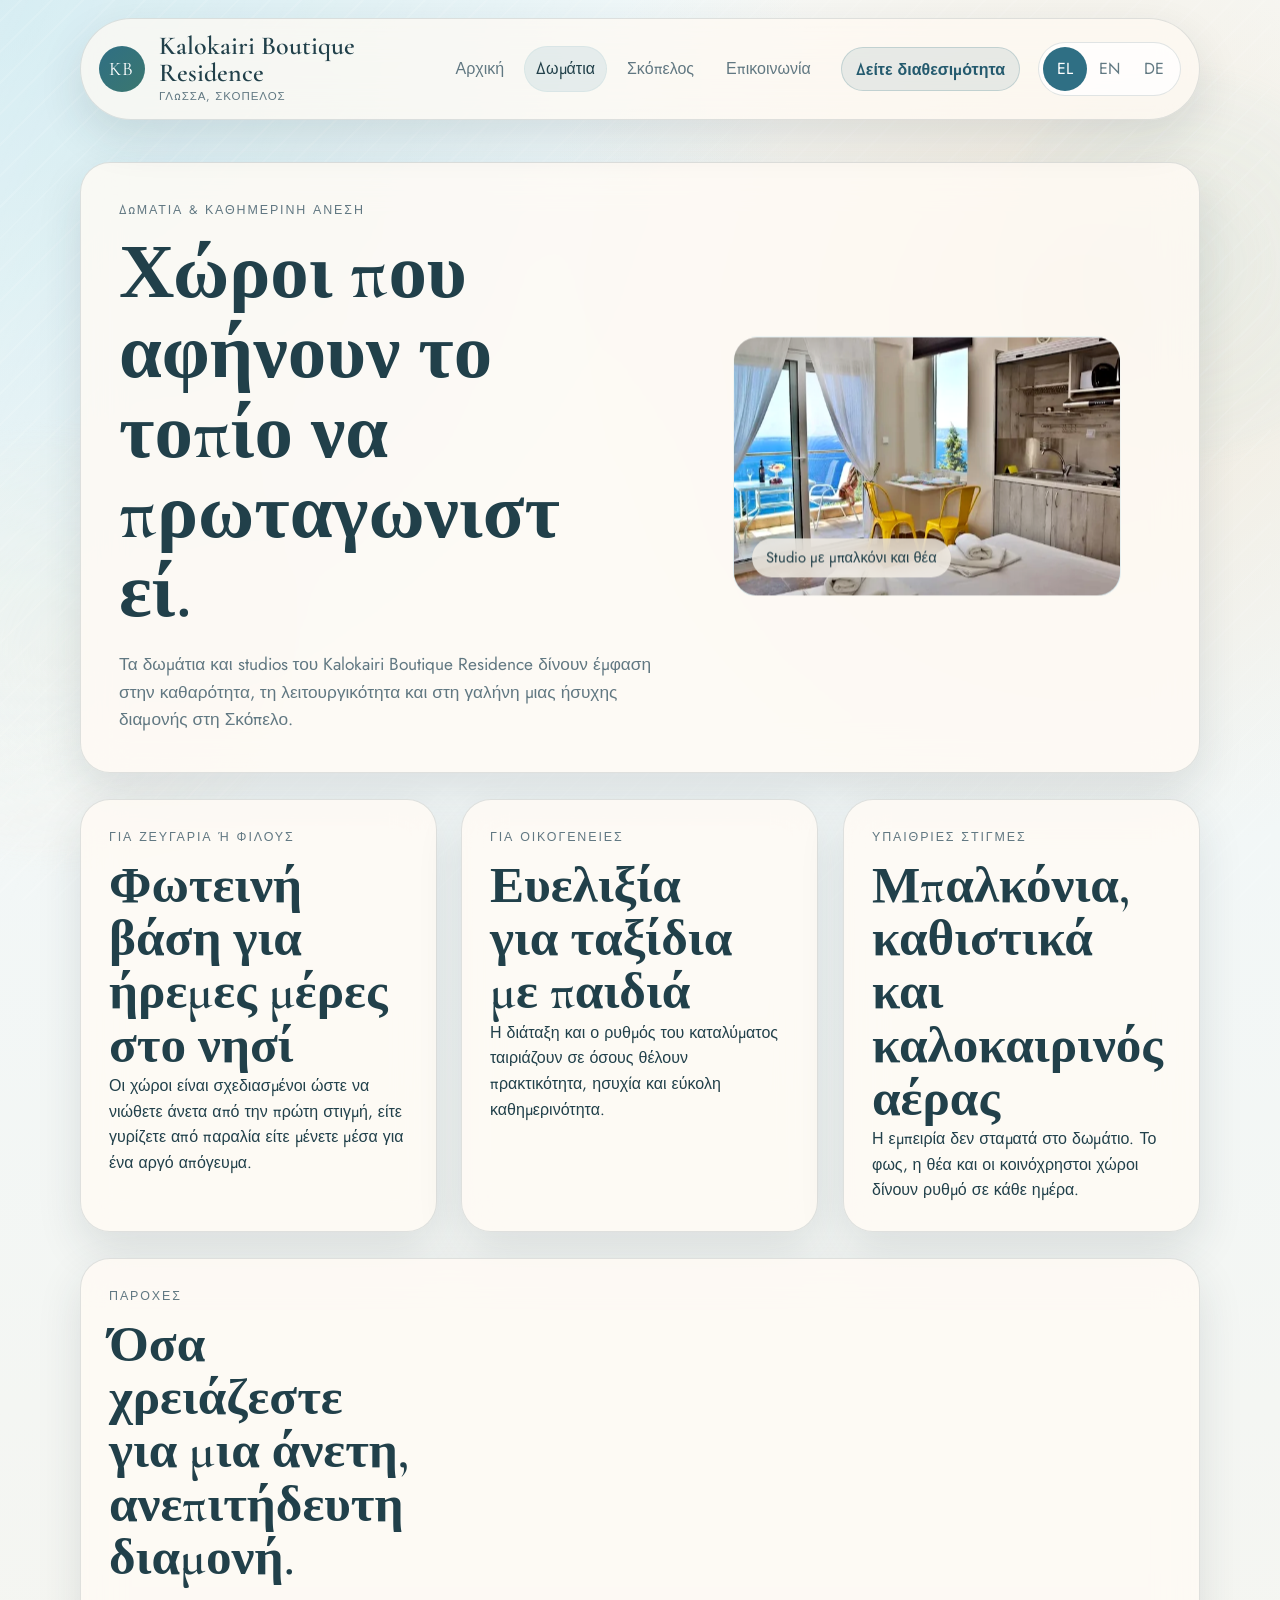
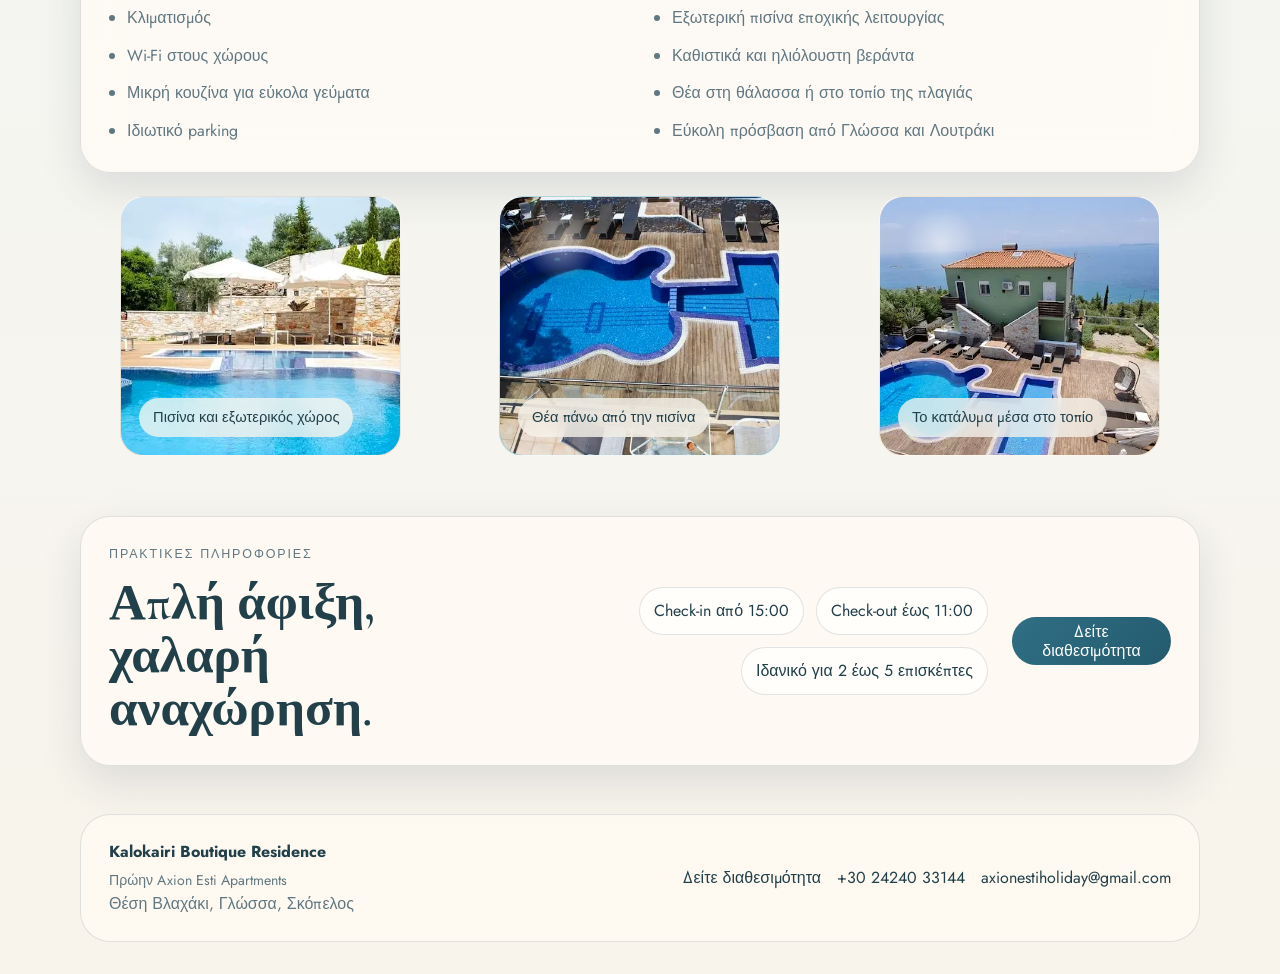
<file: studios.html>
<!DOCTYPE html>
<html lang="el">
  <head>
    <meta charset="UTF-8" />
    <meta name="viewport" content="width=device-width, initial-scale=1.0" />
    <title>Kalokairi Boutique Residence | Studios</title>
    <meta
      name="description"
      content="Δωμάτια και studios στο Kalokairi Boutique Residence με κλιματισμό, μικρή κουζίνα, Wi-Fi, μπαλκόνια, πισίνα και ιδιωτικό parking."
    />
    <meta name="theme-color" content="#2f6f84" />
    <link rel="canonical" href="https://ioannisbekas.github.io/Kalokairi-Boutique-Residence/studios.html" />
    <meta property="og:type" content="website" />
    <meta property="og:title" content="Kalokairi Boutique Residence | Rooms & Studios" />
    <meta
      property="og:description"
      content="Φωτεινά δωμάτια και studios στη Σκόπελο με πρακτικές παροχές, θέα, πισίνα και ιδιωτικό parking."
    />
    <meta property="og:url" content="https://ioannisbekas.github.io/Kalokairi-Boutique-Residence/studios.html" />
    <meta property="og:image" content="https://ioannisbekas.github.io/Kalokairi-Boutique-Residence/images/studio-view.png" />
    <meta name="twitter:card" content="summary_large_image" />
    <link rel="icon" href="favicon.svg" type="image/svg+xml" />
    <link rel="preconnect" href="https://fonts.googleapis.com" />
    <link rel="preconnect" href="https://fonts.gstatic.com" crossorigin />
    <link
      href="https://fonts.googleapis.com/css2?family=Cormorant+Garamond:wght@500;600;700&family=Jost:wght@400;500;600&display=swap"
      rel="stylesheet"
    />
    <link rel="stylesheet" href="styles.css" />
    <script defer src="script.js"></script>
  </head>
  <body data-page="studios">
    <div class="site-bg"></div>
    <header class="site-header">
      <div class="container header-inner">
        <a class="brand" href="index.html">
          <span class="brand-mark">KB</span>
          <span class="brand-text">
            <strong data-i18n="common.brandName">Kalokairi Boutique Residence</strong>
            <small data-i18n="common.brandTag">Glossa, Skopelos</small>
          </span>
        </a>
        <div class="header-controls">
          <nav class="main-nav" aria-label="Primary">
            <a class="nav-link" href="index.html" data-i18n="common.navHome">Αρχική</a>
            <a class="nav-link active" href="studios.html" aria-current="page" data-i18n="common.navStudios">Δωμάτια</a>
            <a class="nav-link" href="skopelos.html" data-i18n="common.navIsland">Σκόπελος</a>
            <a class="nav-link" href="contact.html" data-i18n="common.navContact">Επικοινωνία</a>
          </nav>
          <a
            class="booking-link"
            href="https://www.booking.com/hotel/gr/axion-esti.el.html"
            target="_blank"
            rel="noopener noreferrer"
            data-booking-link
            data-i18n="common.bookingCta"
            >Διαθεσιμότητα</a
          >
          <div class="lang-switcher" aria-label="Language switcher">
            <button type="button" class="lang-btn active" data-lang="el" aria-label="Greek" aria-pressed="true">EL</button>
            <button type="button" class="lang-btn" data-lang="en" aria-label="English" aria-pressed="false">EN</button>
            <button type="button" class="lang-btn" data-lang="de" aria-label="German" aria-pressed="false">DE</button>
          </div>
        </div>
      </div>
    </header>

    <main class="container page-main">
      <section class="page-hero card split-hero">
        <div>
          <p class="eyebrow" data-i18n="studios.eyebrow">Δωμάτια & καθημερινή άνεση</p>
          <h1 data-i18n="studios.title">Χώροι που αφήνουν το τοπίο να πρωταγωνιστεί.</h1>
          <p class="lead" data-i18n="studios.lead">
            Τα δωμάτια και studios του Kalokairi Boutique Residence δίνουν έμφαση στην καθαρότητα, τη λειτουργικότητα και στη γαλήνη μιας ήσυχης
            διαμονής στη Σκόπελο.
          </p>
        </div>
        <figure class="visual-card photo-card breeze" data-media>
          <picture>
            <source srcset="images/studio-view.webp" type="image/webp" />
            <img
              src="images/studio-view.png"
              alt="Studio interior with kitchenette and balcony"
              data-i18n-alt="common.altStudioInterior"
              width="665"
              height="444"
              decoding="async"
              fetchpriority="high"
              loading="eager"
            />
          </picture>
          <span class="visual-label" data-i18n="studios.heroPhoto">Studio με μπαλκόνι και θέα</span>
        </figure>
      </section>

      <section class="story-grid">
        <article class="card detail-card">
          <p class="card-kicker" data-i18n="studios.cardOneKicker">Για ζευγάρια ή φίλους</p>
          <h2 data-i18n="studios.cardOneTitle">Φωτεινή βάση για ήρεμες μέρες στο νησί</h2>
          <p data-i18n="studios.cardOneBody">
            Οι χώροι είναι σχεδιασμένοι ώστε να νιώθετε άνετα από την πρώτη στιγμή, είτε γυρίζετε από παραλία είτε
            μένετε μέσα για ένα αργό απόγευμα.
          </p>
        </article>
        <article class="card detail-card">
          <p class="card-kicker" data-i18n="studios.cardTwoKicker">Για οικογένειες</p>
          <h2 data-i18n="studios.cardTwoTitle">Ευελιξία για ταξίδια με παιδιά</h2>
          <p data-i18n="studios.cardTwoBody">
            Η διάταξη και ο ρυθμός του καταλύματος ταιριάζουν σε όσους θέλουν πρακτικότητα, ησυχία και εύκολη
            καθημερινότητα.
          </p>
        </article>
        <article class="card detail-card">
          <p class="card-kicker" data-i18n="studios.cardThreeKicker">Υπαίθριες στιγμές</p>
          <h2 data-i18n="studios.cardThreeTitle">Μπαλκόνια, καθιστικά και καλοκαιρινός αέρας</h2>
          <p data-i18n="studios.cardThreeBody">
            Η εμπειρία δεν σταματά στο δωμάτιο. Το φως, η θέα και οι κοινόχρηστοι χώροι δίνουν ρυθμό σε κάθε ημέρα.
          </p>
        </article>
      </section>

      <section class="card amenities-panel">
        <div>
          <p class="section-kicker" data-i18n="studios.amenitiesKicker">Παροχές</p>
          <h2 data-i18n="studios.amenitiesTitle">Όσα χρειάζεστε για μια άνετη, ανεπιτήδευτη διαμονή.</h2>
        </div>
        <div class="amenity-columns">
          <ul class="amenity-bullets">
            <li data-i18n="studios.listOne">Κλιματισμός</li>
            <li data-i18n="studios.listTwo">Wi-Fi στους χώρους</li>
            <li data-i18n="studios.listThree">Μικρή κουζίνα για εύκολα γεύματα</li>
            <li data-i18n="studios.listFour">Ιδιωτικό parking</li>
          </ul>
          <ul class="amenity-bullets">
            <li data-i18n="studios.listFive">Εξωτερική πισίνα εποχικής λειτουργίας</li>
            <li data-i18n="studios.listSix">Καθιστικά και ηλιόλουστη βεράντα</li>
            <li data-i18n="studios.listSeven">Θέα στη θάλασσα ή στο τοπίο της πλαγιάς</li>
            <li data-i18n="studios.listEight">Εύκολη πρόσβαση από Γλώσσα και Λουτράκι</li>
          </ul>
        </div>
      </section>

      <section class="gallery-strip">
        <figure class="visual-card photo-card stone" data-media>
          <picture>
            <source srcset="images/pool-terrace.webp" type="image/webp" />
            <img
              src="images/pool-terrace.png"
              alt="Pool terrace and stone courtyard"
              data-i18n-alt="common.altPoolTerrace"
              width="659"
              height="440"
              decoding="async"
              loading="lazy"
            />
          </picture>
          <span class="visual-label" data-i18n="studios.galleryOne">Πισίνα και εξωτερικός χώρος</span>
        </figure>
        <figure class="visual-card photo-card sea" data-media>
          <picture>
            <source srcset="images/pool-top.webp" type="image/webp" />
            <img
              src="images/pool-top.png"
              alt="Top view of the pool and terrace"
              data-i18n-alt="common.altPoolTop"
              width="674"
              height="445"
              decoding="async"
              loading="lazy"
            />
          </picture>
          <span class="visual-label" data-i18n="studios.galleryTwo">Θέα πάνω από την πισίνα</span>
        </figure>
        <figure class="visual-card photo-card sunrise" data-media>
          <picture>
            <source srcset="images/pool-aerial.webp" type="image/webp" />
            <img
              src="images/pool-aerial.png"
              alt="Aerial view of the property and pool"
              data-i18n-alt="common.altPoolAerial"
              width="666"
              height="367"
              decoding="async"
              loading="lazy"
            />
          </picture>
          <span class="visual-label" data-i18n="studios.galleryThree">Το κατάλυμα μέσα στο τοπίο</span>
        </figure>
      </section>

      <section class="card info-bar">
        <div>
          <p class="section-kicker" data-i18n="studios.practicalKicker">Πρακτικές πληροφορίες</p>
          <h2 data-i18n="studios.practicalTitle">Απλή άφιξη, χαλαρή αναχώρηση.</h2>
        </div>
        <div class="info-pills">
          <span data-i18n="studios.checkin">Check-in από 15:00</span>
          <span data-i18n="studios.checkout">Check-out έως 11:00</span>
          <span data-i18n="studios.occupancy">Ιδανικό για 2 έως 5 επισκέπτες</span>
        </div>
        <div class="button-row">
          <a
            class="button primary"
            href="https://www.booking.com/hotel/gr/axion-esti.el.html"
            target="_blank"
            rel="noopener noreferrer"
            data-booking-link
            data-i18n="common.bookingCta"
            >Διαθεσιμότητα</a
          >
        </div>
      </section>
    </main>

    <footer class="site-footer">
      <div class="container footer-inner">
        <div>
          <strong data-i18n="common.brandName">Kalokairi Boutique Residence</strong>
          <p class="former-name" data-i18n="common.formerName">Πρώην Axion Esti Apartments</p>
          <p data-i18n="common.footerLine">Θέση Βλαχάκι, Γλώσσα, Σκόπελος</p>
        </div>
        <div class="footer-links">
          <a
            href="https://www.booking.com/hotel/gr/axion-esti.el.html"
            target="_blank"
            rel="noopener noreferrer"
            data-booking-link
            data-i18n="common.bookingCta"
            >Διαθεσιμότητα</a
          >
          <a href="tel:+302424033144">+30 24240 33144</a>
          <a href="mailto:axionestiholiday@gmail.com">axionestiholiday@gmail.com</a>
        </div>
      </div>
    </footer>
  </body>
</html>
</file>
<file: styles.css>
:root {
  --bg: #f7f5ef;
  --paper: rgba(255, 251, 244, 0.82);
  --surface: rgba(255, 255, 255, 0.78);
  --surface-strong: rgba(255, 255, 255, 0.92);
  --border: rgba(63, 93, 106, 0.16);
  --border-strong: rgba(63, 93, 106, 0.24);
  --text: #21404a;
  --muted: #617882;
  --accent: #2f6f84;
  --accent-strong: #245a6e;
  --accent-soft: #dceff3;
  --sand: #efe3cf;
  --olive: #8f9b7f;
  --shadow: 0 18px 45px rgba(29, 52, 61, 0.12);
  --radius-xl: 30px;
  --radius-lg: 22px;
  --radius-md: 16px;
  --container: min(1120px, calc(100vw - 40px));
  --ease-out-soft: cubic-bezier(0.22, 1, 0.36, 1);
  --ease-out-swift: cubic-bezier(0.16, 1, 0.3, 1);
  --scroll-progress: 0;
}

*,
*::before,
*::after {
  box-sizing: border-box;
}

html {
  scroll-behavior: smooth;
}

body {
  margin: 0;
  min-height: 100vh;
  font-family: "Jost", sans-serif;
  color: var(--text);
  background:
    radial-gradient(circle at top left, rgba(177, 222, 233, 0.58), transparent 28%),
    radial-gradient(circle at 85% 12%, rgba(239, 227, 207, 0.7), transparent 22%),
    linear-gradient(180deg, #f8fbfb 0%, #f2f7f7 32%, #f8f4eb 100%);
  line-height: 1.6;
  overflow-x: hidden;
}

body.js-enhanced::before {
  content: "";
  position: fixed;
  top: 0;
  left: 0;
  z-index: 50;
  width: 100%;
  height: 3px;
  transform: scaleX(var(--scroll-progress));
  transform-origin: 0 50%;
  background: linear-gradient(90deg, rgba(120, 188, 208, 0.1), rgba(98, 160, 180, 0.95), rgba(238, 226, 201, 0.9));
  box-shadow: 0 0 22px rgba(98, 160, 180, 0.35);
  opacity: 0.86;
  pointer-events: none;
}

.site-bg {
  position: fixed;
  inset: 0;
  pointer-events: none;
  background:
    linear-gradient(115deg, rgba(255, 255, 255, 0.28), transparent 35%),
    repeating-linear-gradient(
      135deg,
      transparent 0,
      transparent 20px,
      rgba(255, 255, 255, 0.18) 20px,
      rgba(255, 255, 255, 0.18) 22px
    );
  opacity: 0.65;
  transform: translate3d(var(--bg-shift-x, 0px), var(--bg-shift-y, 0px), 0);
  transition: transform 900ms var(--ease-out-soft);
  will-change: transform;
}

.site-bg::before,
.site-bg::after {
  content: "";
  position: absolute;
  inset: auto;
  border-radius: 50%;
  filter: blur(10px);
  opacity: 0.52;
  animation: tideDrift 18s ease-in-out infinite alternate;
}

.site-bg::before {
  top: 8%;
  right: -8%;
  width: 30vw;
  height: 30vw;
  min-width: 240px;
  min-height: 240px;
  background: radial-gradient(circle, rgba(170, 220, 232, 0.44), rgba(170, 220, 232, 0));
}

.site-bg::after {
  left: -10%;
  bottom: 4%;
  width: 34vw;
  height: 34vw;
  min-width: 280px;
  min-height: 280px;
  background: radial-gradient(circle, rgba(245, 228, 198, 0.42), rgba(245, 228, 198, 0));
  animation-duration: 24s;
}

a {
  color: inherit;
  text-decoration: none;
}

a:focus-visible,
button:focus-visible {
  outline: 3px solid rgba(47, 111, 132, 0.42);
  outline-offset: 3px;
}

img {
  max-width: 100%;
  display: block;
}

h1,
h2,
h3 {
  overflow-wrap: break-word;
  text-wrap: balance;
}

.container {
  width: var(--container);
  margin: 0 auto;
}

.site-header {
  position: sticky;
  top: 0;
  z-index: 20;
  padding: 18px 0 0;
  transition: padding 320ms var(--ease-out-soft);
}

.header-inner {
  display: flex;
  align-items: center;
  justify-content: space-between;
  gap: 24px;
  padding: 14px 18px;
  border: 1px solid var(--border);
  border-radius: 999px;
  background: rgba(255, 250, 243, 0.72);
  backdrop-filter: blur(18px);
  box-shadow: var(--shadow);
  transition:
    transform 720ms var(--ease-out-soft),
    opacity 720ms var(--ease-out-soft),
    padding 320ms var(--ease-out-soft),
    background 320ms ease,
    box-shadow 320ms ease,
    border-color 320ms ease;
}

body.js-enhanced .header-inner {
  opacity: 0;
  transform: translateY(-18px);
}

body.page-ready .header-inner {
  opacity: 1;
  transform: translateY(0);
}

.site-header.is-scrolled {
  padding-top: 10px;
}

.site-header.is-scrolled .header-inner {
  padding: 10px 16px;
  background: rgba(255, 252, 247, 0.88);
  border-color: rgba(63, 93, 106, 0.22);
  box-shadow: 0 16px 38px rgba(29, 52, 61, 0.16);
}

.brand {
  display: inline-flex;
  align-items: center;
  gap: 14px;
  min-width: 0;
  flex: 0 1 310px;
}

.brand-mark {
  display: grid;
  place-items: center;
  width: 46px;
  height: 46px;
  border-radius: 50%;
  flex: 0 0 46px;
  background: linear-gradient(135deg, var(--accent), #3b776f);
  color: #ffffff;
  font-family: "Cormorant Garamond", serif;
  font-size: 1.2rem;
  letter-spacing: 0.08em;
}

.brand-text {
  display: grid;
  min-width: 0;
}

.brand-text strong {
  font-family: "Cormorant Garamond", serif;
  font-size: clamp(1.25rem, 2.1vw, 1.62rem);
  line-height: 1.04;
  font-weight: 600;
}

.brand-text small {
  color: var(--muted);
  letter-spacing: 0.08em;
  text-transform: uppercase;
  font-size: 0.72rem;
}

.header-controls {
  display: flex;
  align-items: center;
  justify-content: flex-end;
  gap: 18px;
  flex: 1 1 auto;
  min-width: 0;
}

.main-nav {
  display: flex;
  flex-wrap: nowrap;
  gap: 8px;
  flex: 0 0 auto;
}

.nav-link {
  display: inline-flex;
  align-items: center;
  min-height: 44px;
  padding: 10px 12px;
  border-radius: 999px;
  color: var(--muted);
  white-space: nowrap;
  transition:
    transform 240ms var(--ease-out-swift),
    background 240ms ease,
    color 240ms ease,
    box-shadow 240ms ease;
}

.nav-link:hover,
.nav-link.active {
  background: rgba(79, 147, 170, 0.12);
  color: var(--text);
  box-shadow: inset 0 0 0 1px rgba(79, 147, 170, 0.08);
}

.lang-switcher {
  display: inline-flex;
  padding: 4px;
  border-radius: 999px;
  background: rgba(255, 255, 255, 0.75);
  border: 1px solid var(--border);
}

.lang-btn {
  border: 0;
  background: transparent;
  color: var(--muted);
  min-width: 44px;
  min-height: 44px;
  padding: 8px 12px;
  border-radius: 999px;
  cursor: pointer;
  font: inherit;
  transition:
    transform 240ms var(--ease-out-swift),
    background 240ms ease,
    color 240ms ease;
}

.lang-btn.active {
  background: var(--accent);
  color: #fff;
}

.booking-link {
  display: inline-flex;
  align-items: center;
  justify-content: center;
  min-height: 44px;
  padding: 8px 14px;
  border-radius: 999px;
  background: rgba(47, 111, 132, 0.1);
  color: var(--accent-strong);
  border: 1px solid rgba(47, 111, 132, 0.2);
  font-weight: 600;
  line-height: 1.2;
  text-align: center;
  white-space: nowrap;
  transition:
    transform 240ms var(--ease-out-swift),
    background 240ms ease,
    color 240ms ease,
    border-color 240ms ease;
}

.booking-link:hover {
  transform: translateY(-2px);
  background: var(--accent);
  color: #fff;
  border-color: transparent;
}

.card {
  background: var(--paper);
  border: 1px solid var(--border);
  border-radius: var(--radius-xl);
  box-shadow: var(--shadow);
  backdrop-filter: blur(20px);
  transition:
    transform 550ms var(--ease-out-soft),
    box-shadow 550ms var(--ease-out-soft),
    border-color 320ms ease,
    background 320ms ease;
}

.card:hover {
  border-color: rgba(79, 147, 170, 0.22);
  box-shadow: 0 24px 56px rgba(29, 52, 61, 0.16);
}

.hero,
.page-main {
  position: relative;
  z-index: 1;
}

.hero {
  display: grid;
  grid-template-columns: minmax(0, 1.12fr) minmax(360px, 0.88fr);
  gap: 24px;
  padding-top: 42px;
  align-items: stretch;
}

.hero-copy,
.hero-visual,
.page-hero {
  padding: 38px;
}

.hero-visual {
  display: flex;
}

.eyebrow,
.section-kicker,
.card-kicker {
  margin: 0 0 12px;
  text-transform: uppercase;
  letter-spacing: 0.15em;
  font-size: 0.78rem;
  color: var(--muted);
}

h1,
h2,
h3 {
  margin: 0;
  font-family: "Cormorant Garamond", serif;
  font-weight: 600;
  line-height: 1.04;
}

h1 {
  font-size: clamp(2.9rem, 6vw, 5rem);
  max-width: 12.5ch;
}

h2 {
  font-size: clamp(2rem, 4vw, 3.3rem);
  max-width: 14ch;
}

h3 {
  font-size: clamp(1.5rem, 2.5vw, 2rem);
  margin-bottom: 12px;
}

p {
  margin: 0;
}

.lead {
  margin-top: 18px;
  max-width: 62ch;
  color: var(--muted);
  font-size: 1.08rem;
}

.button-row {
  display: flex;
  flex-wrap: wrap;
  gap: 14px;
  margin-top: 26px;
}

.button {
  display: inline-flex;
  align-items: center;
  justify-content: center;
  min-height: 48px;
  padding: 0 18px;
  position: relative;
  overflow: hidden;
  line-height: 1.2;
  text-align: center;
  border-radius: 999px;
  border: 1px solid var(--border-strong);
  transition:
    transform 240ms var(--ease-out-swift),
    background 240ms ease,
    border-color 240ms ease,
    box-shadow 240ms ease;
}

.button::after {
  content: "";
  position: absolute;
  inset: 0;
  background: linear-gradient(115deg, transparent 25%, rgba(255, 255, 255, 0.34) 50%, transparent 75%);
  transform: translateX(-135%);
  transition: transform 700ms var(--ease-out-soft);
}

.button:hover::after {
  transform: translateX(140%);
}

.button:hover,
.text-link:hover,
.nav-link:hover {
  transform: translateY(-2px);
}

.button.primary {
  background: linear-gradient(135deg, var(--accent), var(--accent-strong));
  border-color: transparent;
  color: #fff;
}

.button.secondary {
  background: rgba(255, 255, 255, 0.68);
}

.feature-strip {
  display: flex;
  flex-wrap: wrap;
  gap: 10px;
  padding: 0;
  margin: 28px 0 0;
  list-style: none;
}

.feature-strip li,
.amenity-list span,
.info-pills span {
  padding: 10px 14px;
  border-radius: 999px;
  background: rgba(255, 255, 255, 0.64);
  border: 1px solid var(--border);
  transition:
    transform 260ms var(--ease-out-swift),
    border-color 260ms ease,
    background 260ms ease,
    box-shadow 260ms ease;
}

.feature-strip li:hover,
.amenity-list span:hover,
.info-pills span:hover {
  transform: translateY(-3px);
  border-color: rgba(79, 147, 170, 0.22);
  box-shadow: 0 10px 20px rgba(29, 52, 61, 0.08);
}

.visual-stack {
  display: grid;
  gap: 16px;
}

.photo-composition {
  display: grid;
  grid-template-columns: 1.08fr 0.92fr;
  gap: 16px;
  align-items: stretch;
}

.hero-stage {
  display: grid;
  gap: 18px;
  flex: 1;
}

.photo-primary {
  min-height: 100%;
  height: 100%;
}

.photo-secondary {
  min-height: 210px;
  margin-top: 0;
}

.hero-main-photo {
  min-height: 420px;
}

.hero-main-photo img {
  object-position: center;
}

.hero-main-photo .visual-label {
  max-width: min(240px, calc(100% - 40px));
}

.visual-card {
  position: relative;
  min-height: 260px;
  --parallax-y: 0px;
  border-radius: calc(var(--radius-xl) - 6px);
  overflow: hidden;
  border: 1px solid rgba(255, 255, 255, 0.5);
  box-shadow: inset 0 1px 0 rgba(255, 255, 255, 0.35);
  transform: translate3d(0, var(--parallax-y), 0) scale(1);
  transition:
    transform 800ms var(--ease-out-soft),
    box-shadow 420ms ease,
    border-color 320ms ease;
  will-change: transform;
}

.photo-card {
  isolation: isolate;
  background-size: cover;
  background-position: center;
}

.photo-card picture {
  position: absolute;
  inset: 0;
  z-index: 0;
  display: block;
}

.photo-card img {
  position: absolute;
  inset: 0;
  width: 100%;
  height: 100%;
  object-fit: cover;
  opacity: 0;
  transform: scale(1.08);
  transition:
    opacity 520ms ease,
    transform 1100ms var(--ease-out-soft),
    filter 700ms ease;
  filter: saturate(1.04) contrast(1.02);
}

.photo-card.has-media img {
  opacity: 1;
}

.photo-card.media-missing img {
  display: none;
}

.photo-card.has-media:hover img {
  transform: scale(1.04);
}

.visual-card::before,
.visual-card::after {
  content: "";
  position: absolute;
  inset: 0;
}

.visual-card::before {
  background:
    linear-gradient(180deg, rgba(255, 255, 255, 0.18), transparent 35%),
    linear-gradient(160deg, rgba(255, 255, 255, 0.08), transparent 55%);
  animation: shineSweep 13s ease-in-out infinite alternate;
}

.visual-card::after {
  background:
    radial-gradient(circle at 22% 18%, rgba(255, 255, 255, 0.5), transparent 12%),
    radial-gradient(circle at 78% 74%, rgba(255, 255, 255, 0.24), transparent 18%);
  mix-blend-mode: screen;
  animation: shimmerPulse 10s ease-in-out infinite;
}

.visual-card:hover {
  transform: translate3d(0, calc(var(--parallax-y) - 8px), 0) scale(1.018);
  border-color: rgba(255, 255, 255, 0.72);
  box-shadow:
    inset 0 1px 0 rgba(255, 255, 255, 0.42),
    0 26px 44px rgba(29, 52, 61, 0.18);
}

.visual-card.sea {
  background:
    linear-gradient(180deg, rgba(234, 246, 249, 0.88), rgba(97, 167, 192, 0.88)),
    linear-gradient(120deg, #c0e7ee, #72aac0 52%, #446b7e);
}

.visual-card.breeze {
  background:
    linear-gradient(180deg, rgba(246, 242, 232, 0.88), rgba(198, 222, 227, 0.88)),
    linear-gradient(135deg, #f2e8d8, #cde5eb 52%, #76aab6);
}

.visual-card.stone {
  background:
    linear-gradient(180deg, rgba(245, 240, 229, 0.86), rgba(201, 191, 171, 0.9)),
    linear-gradient(135deg, #f0e4cf, #d5c2aa 58%, #a38e76);
}

.visual-card.sunrise {
  background:
    linear-gradient(180deg, rgba(255, 243, 227, 0.86), rgba(224, 198, 168, 0.92)),
    linear-gradient(135deg, #fff1dc, #efcfb1 52%, #c28a71);
}

.visual-label {
  position: absolute;
  left: 18px;
  bottom: 18px;
  z-index: 1;
  display: inline-flex;
  max-width: calc(100% - 36px);
  padding: 10px 14px;
  border-radius: 22px;
  background: rgba(255, 255, 255, 0.82);
  color: var(--text);
  font-size: 0.92rem;
  line-height: 1.3;
  white-space: normal;
  transition:
    transform 320ms var(--ease-out-swift),
    background 320ms ease,
    opacity 320ms ease;
}

.visual-card:hover .visual-label {
  transform: translateY(-3px);
  background: rgba(255, 255, 255, 0.9);
}

.photo-card.has-media .visual-label {
  background: rgba(252, 248, 241, 0.74);
  backdrop-filter: blur(12px);
}

.hero-note {
  --parallax-y: 0px;
  display: grid;
  align-content: center;
  gap: 10px;
  min-height: 0;
  padding: 26px;
  border-radius: calc(var(--radius-xl) - 6px);
  background: rgba(255, 251, 245, 0.84);
  border: 1px solid var(--border);
  box-shadow: 0 18px 40px rgba(29, 52, 61, 0.12);
  transform: translate3d(0, var(--parallax-y), 0);
  transition:
    transform 800ms var(--ease-out-soft),
    background 320ms ease,
    border-color 320ms ease;
}

.note-title {
  font-family: "Cormorant Garamond", serif;
  font-size: clamp(2rem, 2.8vw, 2.6rem);
  line-height: 0.96;
}

.hero-note p:last-child {
  max-width: 22ch;
  color: var(--muted);
}

.section-grid,
.page-links,
.story-grid,
.contact-grid {
  display: grid;
  gap: 24px;
  margin-top: 26px;
}

.section-grid {
  grid-template-columns: 0.95fr 1.05fr;
  align-items: start;
}

.info-cards {
  display: grid;
  gap: 18px;
}

.info-card,
.detail-card,
.page-link,
.contact-card {
  padding: 28px;
}

.amenities-block,
.amenities-panel,
.info-bar,
.island-route,
.travel-panel,
.address-panel,
.faq-panel {
  margin-top: 26px;
  padding: 28px;
}

.amenities-block {
  display: grid;
  grid-template-columns: 0.9fr 1.1fr;
  gap: 24px;
  align-items: center;
}

.panorama-feature {
  display: grid;
  grid-template-columns: 0.82fr 1.18fr;
  gap: 24px;
  align-items: center;
  margin-top: 26px;
  padding: 28px;
}

.panorama-copy {
  display: grid;
  gap: 14px;
}

.panorama-copy p:last-child {
  max-width: 54ch;
  color: var(--muted);
}

.panorama-media {
  display: grid;
  grid-template-columns: 1.08fr 0.92fr;
  gap: 18px;
  align-items: stretch;
}

.panorama-main {
  min-height: 390px;
}

.panorama-side {
  min-height: 390px;
}

.amenity-list {
  display: flex;
  flex-wrap: wrap;
  gap: 12px;
}

.page-links,
.contact-grid {
  grid-template-columns: repeat(3, minmax(0, 1fr));
}

.text-link {
  display: inline-flex;
  gap: 8px;
  margin-top: 18px;
  color: var(--accent);
  transition:
    transform 240ms var(--ease-out-swift),
    color 240ms ease,
    letter-spacing 240ms ease;
}

.text-link:hover {
  letter-spacing: 0.01em;
}

.page-main {
  padding-top: 42px;
  padding-bottom: 48px;
}

.split-hero {
  display: grid;
  grid-template-columns: 1.08fr 0.92fr;
  gap: 24px;
  align-items: center;
}

.story-grid {
  grid-template-columns: repeat(3, minmax(0, 1fr));
}

.detail-card {
  min-height: 100%;
}

.amenity-columns {
  display: grid;
  grid-template-columns: repeat(2, minmax(0, 1fr));
  gap: 18px 28px;
  margin-top: 20px;
}

.amenity-bullets {
  display: grid;
  gap: 12px;
  padding-left: 18px;
  margin: 0;
  color: var(--muted);
}

.gallery-strip {
  display: grid;
  grid-template-columns: repeat(3, minmax(0, 1fr));
  gap: 18px;
  margin-top: 26px;
}

.info-bar {
  display: flex;
  align-items: center;
  justify-content: space-between;
  gap: 24px;
}

.info-bar .button-row {
  margin-top: 0;
  justify-content: flex-end;
}

.info-pills {
  display: flex;
  flex-wrap: wrap;
  justify-content: flex-end;
  gap: 12px;
}

.route-steps {
  display: grid;
  grid-template-columns: repeat(3, minmax(0, 1fr));
  gap: 20px;
  margin-top: 24px;
}

.route-step {
  padding: 20px;
  border-radius: var(--radius-lg);
  background: rgba(255, 255, 255, 0.58);
  border: 1px solid var(--border);
  transition:
    transform 420ms var(--ease-out-soft),
    border-color 260ms ease,
    background 260ms ease;
}

.route-step:hover,
.contact-card:hover {
  transform: translateY(-6px);
  border-color: rgba(79, 147, 170, 0.2);
}

.route-step strong {
  display: block;
  margin-bottom: 8px;
  font-family: "Cormorant Garamond", serif;
  font-size: 1.5rem;
}

.travel-copy {
  margin-top: 20px;
  max-width: 70ch;
  color: var(--muted);
}

.travel-copy p + p {
  margin-top: 14px;
}

.contact-card .contact-link {
  display: inline-block;
  margin: 6px 0 10px;
  font-size: 1.15rem;
  color: var(--accent);
  word-break: break-word;
  transition:
    transform 240ms var(--ease-out-swift),
    color 240ms ease;
}

.contact-card:hover .contact-link {
  transform: translateX(3px);
}

.reveal-item {
  --reveal-offset: 38px;
  --reveal-scale: 0.985;
  --parallax-y: 0px;
  opacity: 1;
  filter: none;
  --reveal-offset: 0px;
  --reveal-scale: 1;
  transform: translate3d(0, calc(var(--reveal-offset) + var(--parallax-y)), 0) scale(var(--reveal-scale));
  transition:
    opacity 760ms var(--ease-out-soft),
    transform 960ms var(--ease-out-soft),
    filter 760ms var(--ease-out-soft);
  transition-delay: var(--reveal-delay, 0ms);
  will-change: transform, opacity, filter;
}

.reveal-item.reveal-soft {
  --reveal-offset: 22px;
}

.reveal-item.reveal-strong {
  --reveal-offset: 58px;
}

.reveal-item.is-visible {
  opacity: 1;
  filter: blur(0);
  --reveal-offset: 0px;
  --reveal-scale: 1;
}

.button-row > .reveal-item {
  opacity: 1;
  filter: none;
  transform: none;
}

.reveal-item.is-visible:hover {
  transform: translate3d(0, calc(var(--parallax-y) - 4px), 0) scale(1.01);
}

@keyframes tideDrift {
  0% {
    transform: translate3d(0, 0, 0) scale(1);
  }
  100% {
    transform: translate3d(16px, -22px, 0) scale(1.08);
  }
}

@keyframes shineSweep {
  0% {
    transform: translate3d(0, 0, 0) scale(1);
    opacity: 0.38;
  }
  100% {
    transform: translate3d(0, -10px, 0) scale(1.02);
    opacity: 0.72;
  }
}

@keyframes shimmerPulse {
  0%,
  100% {
    opacity: 0.55;
  }
  50% {
    opacity: 0.88;
  }
}

.site-footer {
  position: relative;
  z-index: 1;
  padding: 0 0 32px;
}

.footer-inner {
  display: flex;
  align-items: center;
  justify-content: space-between;
  gap: 20px;
  padding: 24px 28px;
  border-radius: var(--radius-xl);
  background: rgba(255, 250, 243, 0.78);
  border: 1px solid var(--border);
}

.footer-inner p {
  color: var(--muted);
}

.former-name {
  margin-top: 4px;
  font-size: 0.88rem;
}

.footer-links {
  display: flex;
  flex-wrap: wrap;
  justify-content: flex-end;
  gap: 16px;
}

.footer-links a {
  overflow-wrap: anywhere;
}

@media (max-width: 1120px) and (min-width: 981px) {
  .header-inner {
    flex-wrap: wrap;
    border-radius: 28px;
  }

  .brand {
    flex: 1 1 auto;
  }

  .header-controls {
    flex: 1 1 100%;
    flex-wrap: wrap;
    justify-content: center;
    gap: 12px;
  }

  .main-nav {
    flex-wrap: wrap;
    justify-content: center;
  }
}

@media (max-width: 980px) {
  .header-inner,
  .hero,
  .section-grid,
  .amenities-block,
  .panorama-feature,
  .split-hero,
  .info-bar {
    grid-template-columns: 1fr;
    flex-direction: column;
    align-items: stretch;
  }

  .site-header {
    position: static;
  }

  .header-inner,
  .footer-inner {
    border-radius: 28px;
  }

  .header-controls {
    flex-direction: column;
    align-items: stretch;
    gap: 12px;
  }

  .booking-link {
    align-self: center;
  }

  .footer-links {
    justify-content: flex-start;
  }

  .page-links,
  .story-grid,
  .contact-grid,
  .photo-composition,
  .panorama-media,
  .gallery-strip,
  .route-steps,
  .amenity-columns {
    grid-template-columns: 1fr;
  }

  .photo-primary,
  .photo-secondary,
  .panorama-main,
  .panorama-side {
    min-height: 300px;
    grid-row: auto;
    height: auto;
  }

  .hero-visual {
    min-height: auto;
  }

  .hero-stage {
    min-height: 0;
  }

  .hero-main-photo {
    min-height: 300px;
  }

  .hero-note {
    min-height: auto;
  }

  .photo-secondary {
    margin-top: 0;
  }

  .hero-note p:last-child {
    max-width: 32ch;
  }

  .info-pills {
    justify-content: flex-start;
  }

  h1 {
    max-width: 14ch;
  }
}

@media (max-width: 720px) {
  :root {
    --container: min(100vw - 24px, 1120px);
  }

  .site-header {
    position: static;
    padding-top: 12px;
  }

  .header-inner {
    gap: 14px;
    padding: 12px;
  }

  .brand {
    justify-content: center;
    gap: 10px;
    flex: 0 0 auto;
    width: 100%;
  }

  .brand-mark {
    width: 40px;
    height: 40px;
    flex-basis: 40px;
    font-size: 1rem;
  }

  .brand-text strong {
    font-size: 1.28rem;
    max-width: 18ch;
  }

  .brand-text small {
    font-size: 0.66rem;
    letter-spacing: 0.06em;
  }

  .hero-copy,
  .hero-visual,
  .page-hero,
  .detail-card,
  .page-link,
  .contact-card,
  .amenities-block,
  .amenities-panel,
  .info-bar,
  .island-route,
  .travel-panel,
  .address-panel,
  .faq-panel,
  .panorama-feature {
    padding: 24px;
  }

  .main-nav {
    flex-wrap: wrap;
    justify-content: center;
    gap: 6px;
  }

  .nav-link {
    min-height: 40px;
    padding: 8px 10px;
    font-size: 0.94rem;
  }

  .booking-link {
    width: 100%;
    min-height: 42px;
  }

  .lang-switcher {
    width: 100%;
  }

  .lang-btn {
    flex: 1;
    min-height: 42px;
  }

  .reveal-item,
  .reveal-item.is-visible,
  .visual-card,
  .hero-note {
    opacity: 1;
    filter: none;
    transform: none;
  }

  .footer-links {
    justify-content: flex-start;
  }
}

@media (max-width: 540px) {
  :root {
    --container: min(100vw - 16px, 1120px);
    --radius-xl: 24px;
    --radius-lg: 18px;
  }

  .site-header {
    padding-top: 8px;
  }

  .header-inner,
  .footer-inner {
    border-radius: 22px;
  }

  .brand {
    align-items: flex-start;
  }

  .brand-text strong {
    max-width: 16ch;
    font-size: 1.14rem;
    overflow-wrap: break-word;
  }

  .brand-text small {
    font-size: 0.6rem;
    letter-spacing: 0.05em;
  }

  .main-nav {
    width: 100%;
  }

  .nav-link {
    flex: 1 1 calc(50% - 6px);
    justify-content: center;
    white-space: normal;
    text-align: center;
    line-height: 1.15;
  }

  .booking-link {
    white-space: normal;
  }

  .hero,
  .page-main {
    padding-top: 18px;
  }

  .hero-copy,
  .hero-visual,
  .page-hero,
  .detail-card,
  .page-link,
  .contact-card,
  .amenities-block,
  .amenities-panel,
  .info-bar,
  .island-route,
  .travel-panel,
  .address-panel,
  .faq-panel,
  .panorama-feature {
    padding: 20px;
  }

  h1 {
    max-width: 100%;
    font-size: 2.55rem;
  }

  h2 {
    max-width: 100%;
    font-size: 2rem;
  }

  h3 {
    font-size: 1.45rem;
  }

  .lead {
    font-size: 1rem;
  }

  .eyebrow,
  .section-kicker,
  .card-kicker {
    letter-spacing: 0.1em;
    font-size: 0.7rem;
  }

  .button-row {
    gap: 10px;
  }

  .button {
    width: 100%;
    min-height: 46px;
    padding: 0 14px;
  }

  .feature-strip li,
  .amenity-list span,
  .info-pills span {
    width: 100%;
    text-align: center;
  }

  .visual-card {
    min-height: 240px;
  }

  .hero-main-photo,
  .photo-primary,
  .photo-secondary,
  .panorama-main,
  .panorama-side {
    min-height: 240px;
  }

  .visual-label {
    left: 12px;
    bottom: 12px;
    max-width: calc(100% - 24px);
    padding: 8px 10px;
    border-radius: 16px;
    font-size: 0.85rem;
  }

  .footer-inner {
    padding: 20px;
  }

  .footer-links {
    width: 100%;
    flex-direction: column;
    gap: 10px;
  }
}

@media (max-width: 360px) {
  :root {
    --container: min(100vw - 12px, 1120px);
  }

  .header-inner {
    gap: 12px;
    padding: 10px;
  }

  .brand-mark {
    width: 36px;
    height: 36px;
    flex-basis: 36px;
    font-size: 0.92rem;
  }

  .brand-text strong {
    font-size: 1.06rem;
  }

  .nav-link {
    min-height: 38px;
    padding: 7px 8px;
    font-size: 0.88rem;
  }

  .lang-btn {
    min-width: 0;
    padding: 7px 8px;
  }

  .hero-copy,
  .hero-visual,
  .page-hero,
  .detail-card,
  .page-link,
  .contact-card,
  .amenities-block,
  .amenities-panel,
  .info-bar,
  .island-route,
  .travel-panel,
  .address-panel,
  .faq-panel,
  .panorama-feature {
    padding: 18px;
  }

  h1 {
    font-size: 2.3rem;
  }

  h2 {
    font-size: 1.82rem;
  }
}

@media (prefers-reduced-motion: reduce) {
  html {
    scroll-behavior: auto;
  }

  *,
  *::before,
  *::after {
    animation-duration: 0.01ms !important;
    animation-iteration-count: 1 !important;
    transition-duration: 0.01ms !important;
  }

  body.js-enhanced::before {
    display: none;
  }

  .reveal-item,
  .visual-card,
  .hero-note,
  .site-bg {
    opacity: 1 !important;
    filter: none !important;
    transform: none !important;
  }
}
</file>
